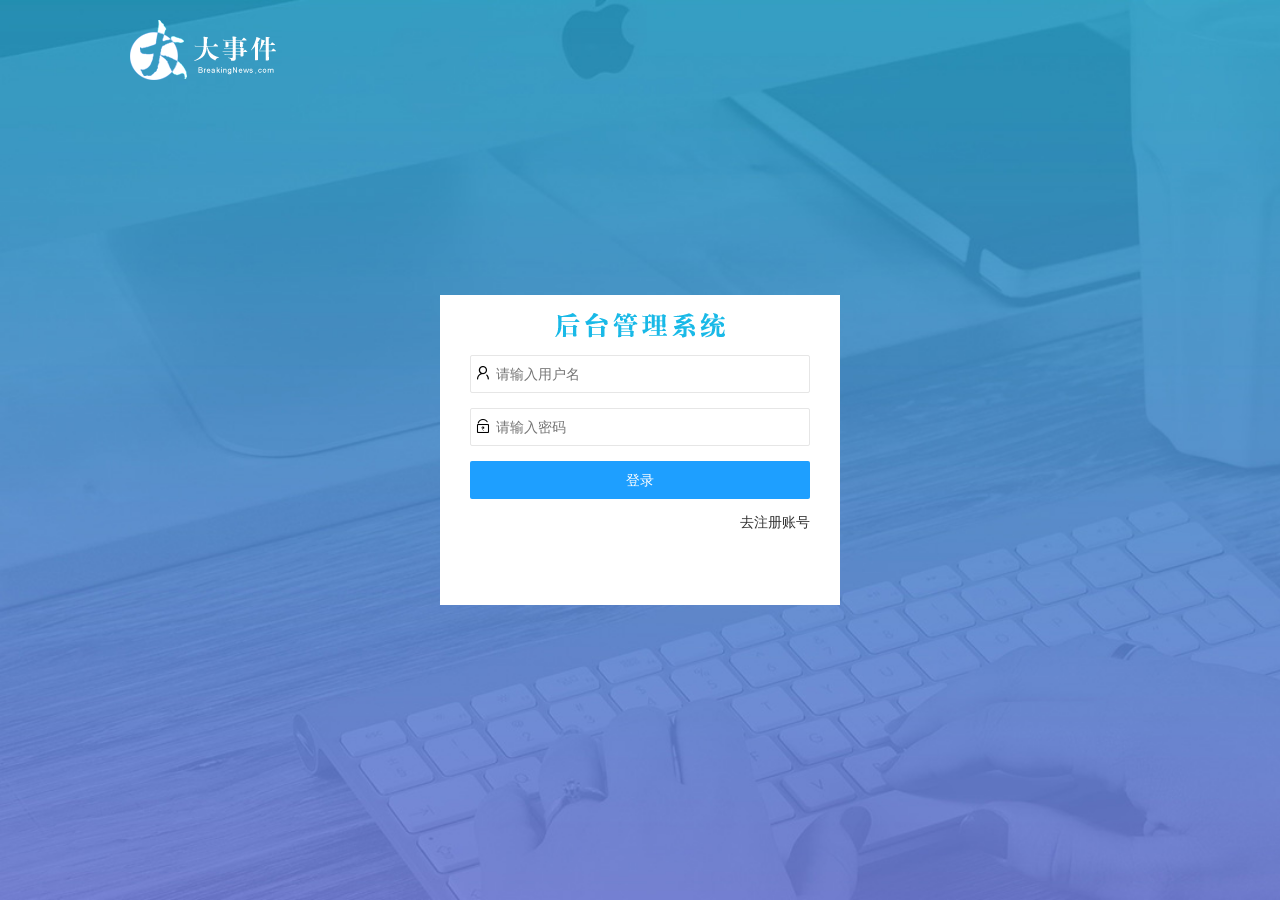
<file: index.html>
<!DOCTYPE html>
<html>
  <head>
    <meta charset="utf-8" />
    <meta name="viewport" content="width=device-width, initial-scale=1, maximum-scale=1" />
    <title>首页</title>
    <link rel="stylesheet" href="./assets/lib/layui/css/layui.css" />
    <link rel="stylesheet" href="./index/index.css" />
  </head>

  <body class="layui-layout-body">
    <div class="layui-layout layui-layout-admin">
      <!-- 头部区域 -->
      <div class="layui-header">
        <!-- 左侧：图片 -->
        <div class="layui-logo">
          <img src="./assets/images/logo.png" alt="" />
        </div>
        <!-- 右侧：个人菜单 -->
        <ul class="layui-nav layui-layout-right">
          <li class="layui-nav-item">
            <a href="javascript:;" class="userinfo">
              <span class="avatar">L</span>
              <img src="http://t.cn/RCzsdCq" class="layui-nav-img" /> 个人中心
            </a>

            <dl class="layui-nav-child">
              <dd><a href="">基本资料</a></dd>
              <dd><a href="">更换头像</a></dd>
              <dd><a href="">重置密码</a></dd>
            </dl>
          </li>

          <li class="layui-nav-item">
            <a href="javascript:;" id="logout"> <i class="layui-icon layui-icon-logout"></i>退出 </a>
          </li>
        </ul>
      </div>

      <div class="layui-side layui-bg-black">
        <div class="layui-side-scroll">
          <!-- 左侧：顶部欢迎词 -->
          <div class="userinfo">
            <span class="avatar"></span>
            <img src="http://t.cn/RCzsdCq" class="layui-nav-img" /> 欢迎你
            <span class="username"></span>
          </div>

          <!-- 左侧：导航区-->
          <ul class="layui-nav layui-nav-tree" lay-filter="test" lay-shrink="all">
            <!-- ***************************************************首页 -->
            <li class="layui-nav-item layui-this">
              <a href="./home/home.html" target="fm"> <i class="layui-icon layui-icon-home"></i>可视数据 </a>
            </li>

            <!-- ***************************************************文章管理 -->
            <li class="layui-nav-item">
              <a class="" href="javascript:;"> <i class="layui-icon layui-icon-form"></i>文章管理 </a>

              <dl class="layui-nav-child">
                <dd>
                  <a href="./article/category/category.html" target="fm"> <i class="layui-icon layui-icon-app"></i>类别管理 </a>
                </dd>

                <dd id="wz_list">
                  <a href="./article/list/list.html" target="fm"> <i class="layui-icon layui-icon-app"></i>文章列表 </a>
                </dd>

                <dd>
                  <a href="./article/publisher/publisher.html" target="fm"> <i class="layui-icon layui-icon-app"></i>发表文章 </a>
                </dd>
              </dl>
            </li>

            <!-- *****************************************************个人中心 -->
            <li class="layui-nav-item">
              <a href="javascript:;"> <i class="layui-icon layui-icon-user"></i>个人中心 </a>

              <dl class="layui-nav-child">
                <dd>
                  <a href="./user/userInfo/userInfo.html" target="fm"> <i class="layui-icon layui-icon-app"></i>基本资料 </a>
                </dd>

                <dd>
                  <a href="./user/userpwd/userpwd.html" target="fm"> <i class="layui-icon layui-icon-app"></i>重置密码 </a>
                </dd>

                <dd>
                  <a href="./user/useravatar/useravatar.html" target="fm"> <i class="layui-icon layui-icon-app"></i>更换头像 </a>
                </dd>
              </dl>
            </li>
          </ul>
        </div>
      </div>

      <div class="layui-body">
        <!-- 内容主体区域 -->
        <!-- <div style="padding: 15px;">内容主体区域</div> -->
        <iframe src="./home/home.html" name="fm" frameborder="0"></iframe>
      </div>

      <div class="layui-footer">
        <!-- 底部固定区域 -->
        © layui.com - 底部固定区域
      </div>
    </div>
  </body>
  <script src="./assets/lib/layui/layui.all.js"></script>
  <script src="./assets/lib/jquery.js"></script>
  <script src="./common.js"></script>
  <script src="./index/index.js"></script>
</html>
</file>
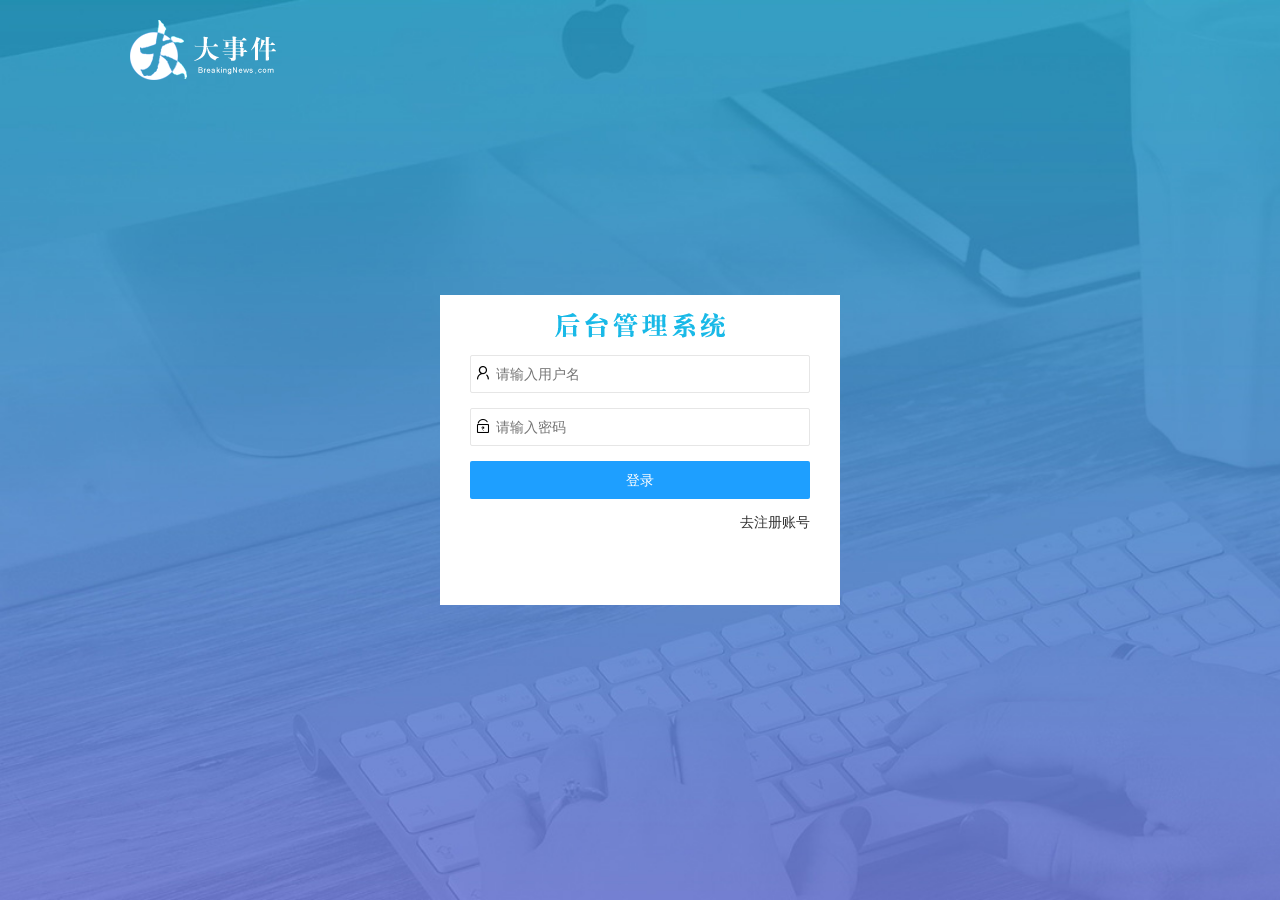
<file: login.html>
<!DOCTYPE html>
<html lang="en">
  <head>
    <meta charset="UTF-8" />
    <meta name="viewport" content="width=device-width, initial-scale=1.0" />
    <title>login登录页</title>
    <!-- 无论是css还是js，都需要先加载别人的css和js，最后加载自己的css和自己的js -->

    <!-- 加载css文件 -->
    <link rel="stylesheet" href="./assets/lib/layui/css/layui.css" />
    <link rel="stylesheet" href="./login/login.css" />
  </head>

  <body>
    <!-- logo -->
    <div id="logo">
      <img src="./assets/images/logo.png" />
    </div>

    <!-- 登录的盒子 start -->
    <div id="login">
      <!-- 盒子的标题 -->
      <div class="title"></div>
      <!-- 登录的表单 -->
      <form action="" class="layui-form">
        <!-- 第一行：用户名 -->
        <div class="layui-form-item">
          <i class="layui-icon layui-icon-username"></i>
          <input type="text" name="username" required lay-verify="required" placeholder="请输入用户名" autocomplete="off" class="layui-input" />
        </div>
        <!-- 第二行：密码 -->
        <div class="layui-form-item">
          <i class="layui-icon layui-icon-password"></i>
          <input type="password" name="password" required lay-verify="required" placeholder="请输入密码" autocomplete="off" class="layui-input" />
        </div>
        <!-- 第三行：按钮 -->
        <div class="layui-form-item">
          <button class="layui-btn layui-btn-fluid layui-bg-blue" lay-submit lay-filter="formDemo">登录</button>
        </div>
        <!-- 第四行：去注册账号 -->
        <div class="layui-form-item">
          <a href="javascript:;" id="goto-register">去注册账号</a>
        </div>
      </form>
    </div>

    <!-- 注册的盒子 start -->
    <div id="register">
      <!-- 盒子的标题 -->
      <div class="title"></div>

      <form action="" class="layui-form">
        <!-- 第一行：用户名 -->
        <div class="layui-form-item">
          <i class="layui-icon layui-icon-username"></i>
          <input type="text" name="username" required lay-verify="required" placeholder="请输入用户名" autocomplete="off" class="layui-input" />
        </div>

        <!-- 第二行：密码 -->
        <div class="layui-form-item">
          <i class="layui-icon layui-icon-password"></i>
          <input type="password" name="password" required lay-verify="required|changdu" placeholder="请输入密码" autocomplete="off" class="layui-input pwd" />
        </div>

        <!-- 第三行：重复密码 -->
        <div class="layui-form-item">
          <i class="layui-icon layui-icon-password"></i>
          <input type="password" required lay-verify="required|changdu|same" placeholder="请再次输入密码" autocomplete="off" class="layui-input" />
        </div>

        <!-- 第四行：按钮 -->
        <div class="layui-form-item">
          <button class="layui-btn layui-btn-fluid layui-bg-blue" lay-submit lay-filter="formDemo">注册</button>
        </div>
        <!-- 第五行：有账号，去登录 -->
        <div class="layui-form-item">
          <a href="javascript:;" id="goto-login">已有账号，去登录</a>
        </div>
      </form>
    </div>
  </body>

  <!-- 加载js文件 -->
  <script src="./assets/lib/jquery.js"></script>
  <script src="./assets/lib/layui/layui.all.js"></script>
  <script src="./common.js"></script>
  <script src="./login/login.js"></script>
</html>
</file>
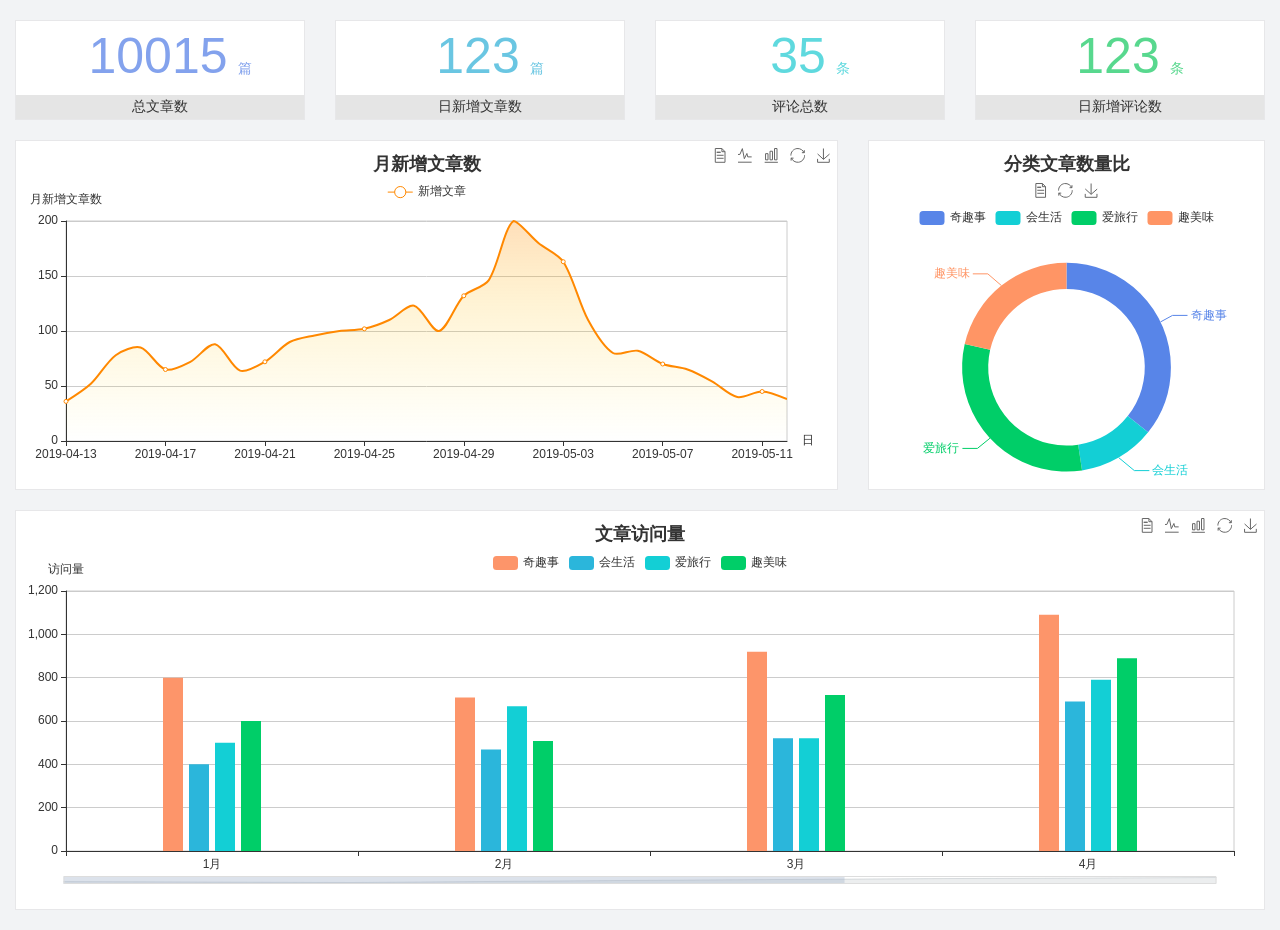
<file: home/home.html>
<!DOCTYPE html>
<html lang="en">

<head>
  <meta charset="UTF-8">
  <meta name="viewport" content="width=device-width, initial-scale=1.0">
  <meta http-equiv="X-UA-Compatible" content="ie=edge">
  <title>图表统计</title>
  <link rel="stylesheet" href="../assets/lib/bootstrap.css" />
  <link rel="stylesheet" href="./home.css" />
  <script src="../assets/lib/jquery.js"></script>
  <script type="text/javascript" src="../assets/lib/echarts.min.js"></script>
</head>

<body>
  <div class="container-fluid">
    <div class="row spannel_list">
      <div class="col-sm-3 col-xs-6">
        <div class="spannel">
          <em>10015</em><span>篇</span>
          <b>总文章数</b>
        </div>
      </div>
      <div class="col-sm-3 col-xs-6">
        <div class="spannel scolor01">
          <em>123</em><span>篇</span>
          <b>日新增文章数</b>
        </div>
      </div>
      <div class="col-sm-3 col-xs-6">
        <div class="spannel scolor02">
          <em>35</em><span>条</span>
          <b>评论总数</b>
        </div>
      </div>
      <div class="col-sm-3 col-xs-6">
        <div class="spannel scolor03">
          <em>123</em><span>条</span>
          <b>日新增评论数</b>
        </div>
      </div>
    </div>
  </div>

  <div class="container-fluid">
    <div class="row curve-pie">
      <div class="col-lg-8 col-md-8">
        <div class="gragh_pannel" id="curve_show"></div>
      </div>
      <div class="col-lg-4 col-md-4">
        <div class="gragh_pannel" id="pie_show"></div>
      </div>
    </div>
  </div>

  <div class="container-fluid">
    <div class="column_pannel" id="column_show"></div>
  </div>

</body>
<script src="./home.js"></script>

</html>
</file>
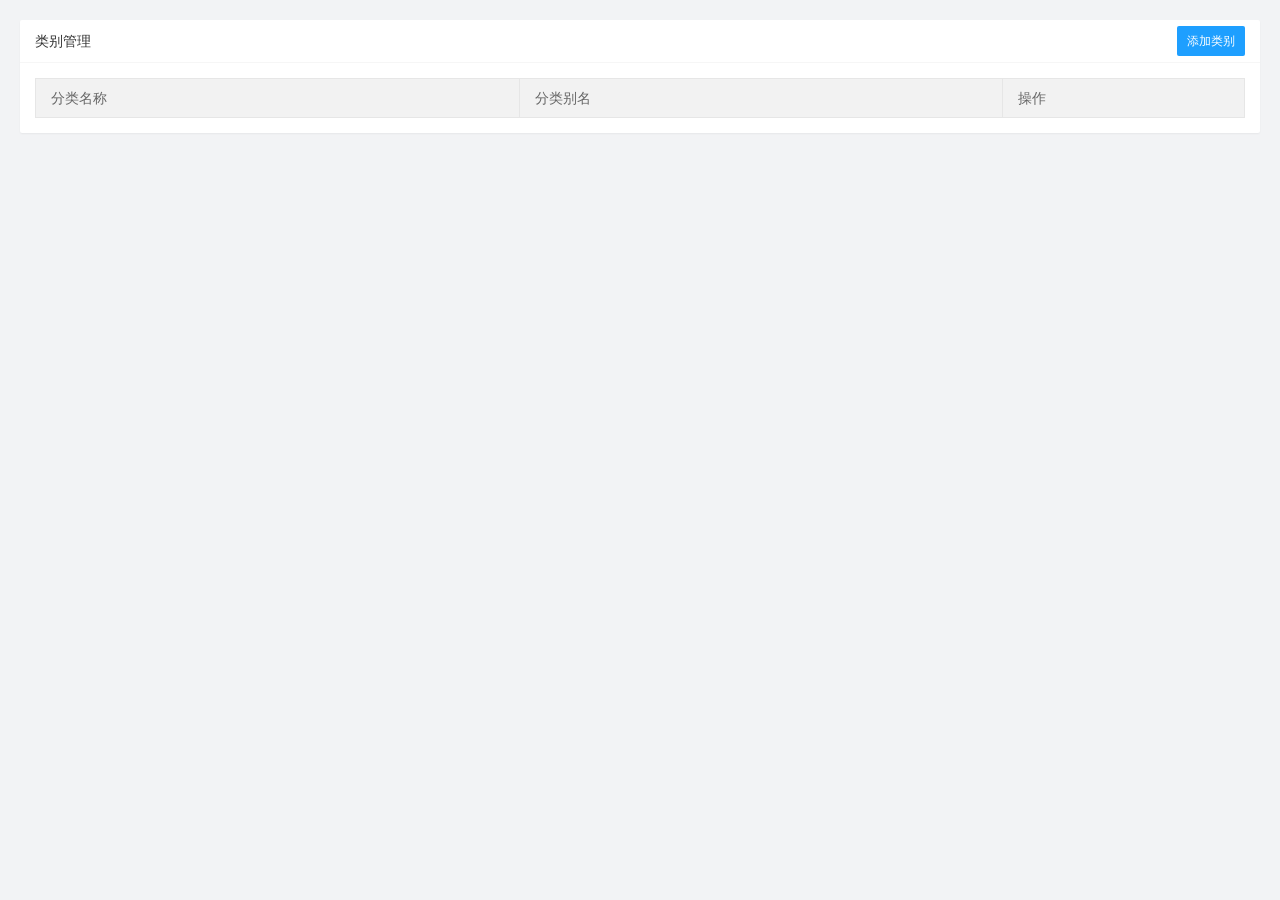
<file: article/category/category.html>
<!DOCTYPE html>
<html lang="en">
  <head>
    <meta charset="UTF-8" />
    <meta name="viewport" content="width=device-width, initial-scale=1.0" />
    <title>文章类别管理</title>
    <link rel="stylesheet" href="../../assets/lib/layui/css/layui.css" />
    <link rel="stylesheet" href="./category.css" />
  </head>

  <body>
    <div class="layui-card">
      <div class="layui-card-header">
        类别管理
        <button type="button" class="layui-btn layui-btn-normal layui-btn-sm add">添加类别</button>
      </div>

      <div class="layui-card-body">
        <table class="layui-table">
          <!-- 规定列宽 -->
          <colgroup>
            <col width="40%" />
            <col width="40%" />
            <col />
          </colgroup>

          <thead>
            <tr>
              <th>分类名称</th>
              <th>分类别名</th>
              <th>操作</th>
            </tr>
          </thead>

          <tbody></tbody>
        </table>
      </div>
    </div>
    <script src="../../assets/lib/jquery.js"></script>
    <script src="../../assets/lib/layui/layui.all.js"></script>
    <script src="../../common.js"></script>
    <script src="./category.js"></script>
  </body>
</html>
</file>
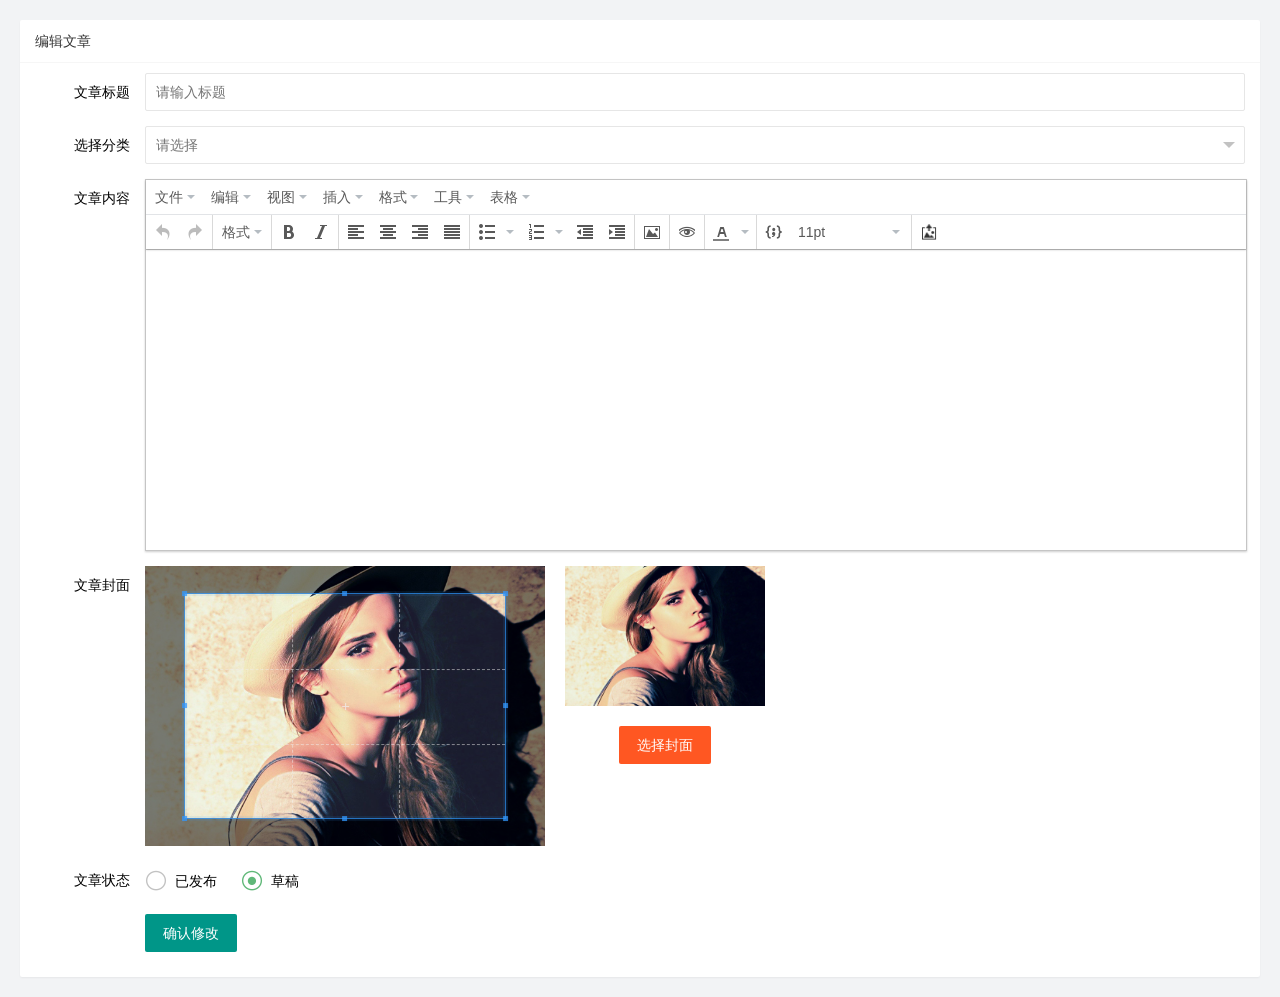
<file: article/edit/edit.html>
<!DOCTYPE html>
<html lang="en">

<head>
  <meta charset="UTF-8">
  <meta name="viewport" content="width=device-width, initial-scale=1.0">
  <title>编辑文章</title>
  <link rel="stylesheet" href="../../assets/lib/layui/css/layui.css">
  <link rel="stylesheet" href="../../assets/lib/cropper/cropper.css" />
  <link rel="stylesheet" href="./edit.css">
</head>

<body>

  <div class="layui-card">
    <div class="layui-card-header">编辑文章</div>
    <div class="layui-card-body">
      <form class="layui-form" action="" lay-filter="edit">


        <!-- 第一项：标题 -->
        <div class="layui-form-item">
          <label class="layui-form-label">文章标题</label>
          <div class="layui-input-block">
            <input type="text" name="title" required lay-verify="required" placeholder="请输入标题" autocomplete="off" class="layui-input">
          </div>
        </div>



        <!-- 第二项：选择分类 -->
        <div class="layui-form-item">
          <label class="layui-form-label">选择分类</label>
          <div class="layui-input-block">
            <select name="cate_id" lay-verify="required">
                
            </select>
          </div>
        </div>



        <!-- 第三项：内容 -->
        <div class="layui-form-item layui-form-text">
          <label class="layui-form-label">文章内容</label>
          <div class="layui-input-block">
            <textarea name="content" placeholder="请输入内容" class="layui-textarea">
              
            </textarea>
          </div>
        </div>



        <!-- 第四项：封面图片 -->
        <div class="layui-form-item">
          <!-- 左侧的 label -->
          <label class="layui-form-label">文章封面</label>
          <!-- 选择封面区域 -->
          <div class="layui-input-block cover-box">
            <!-- 左侧裁剪区域 -->
            <div class="cover-left">
              <img id="image" src="../../assets/images/sample2.jpg" alt="" />
            </div>
            <!-- 右侧预览区域和选择封面区域 -->
            <div class="cover-right">
              <!-- 预览的区域 -->
              <div class="img-preview"></div>
              <input type="file" id="file" style="display: none;">
              <!-- 选择封面按钮 -->
              <button type="button" class="layui-btn layui-btn-danger">选择封面</button>
            </div>
          </div>
        </div>



        <!-- 第五项：状态 -->
        <div class="layui-form-item">
          <label class="layui-form-label">文章状态</label>
          <div class="layui-input-block">
            <input type="radio" name="state" value="已发布" title="已发布">
            <input type="radio" name="state" value="草稿" title="草稿" checked>
          </div>
        </div>


        <!-- 第六项：按钮 -->
        <div class="layui-form-item">
          <div class="layui-input-block">

            <button class="layui-btn" lay-submit lay-filter="formDemo">确认修改</button>
          </div>
        </div>




      </form>
    </div>
  </div>



</body>
<script src="../../assets/lib/layui/layui.all.js"></script>
<script src="../../assets/lib/jquery.js"></script>

<script src="../../assets/lib/tinymce/tinymce.min.js"></script>
<script src="../../assets/lib/tinymce/tinymce_setup.js"></script>

<script src="../../assets/lib/cropper/Cropper.js"></script>
<script src="../../assets/lib/cropper/jquery-cropper.js"></script>

<script src="../../common.js"></script>
<script src="./edit.js"></script>

</html>
</file>
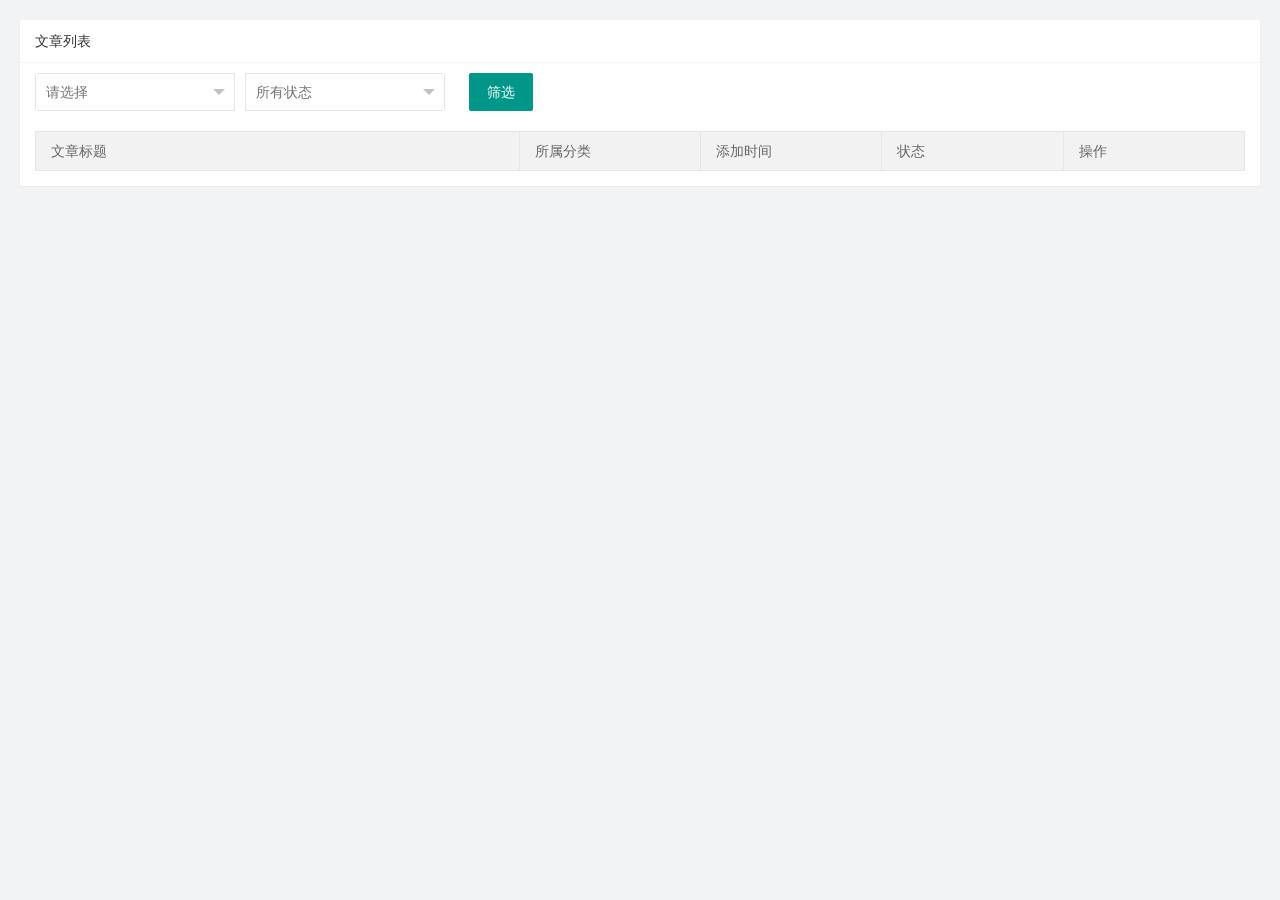
<file: article/list/list.html>
<!DOCTYPE html>
<html lang="en">

<head>
  <meta charset="UTF-8">
  <meta name="viewport" content="width=device-width, initial-scale=1.0">
  <title>文章列表</title>
  <link rel="stylesheet" href="../../assets/lib/layui/css/layui.css">
  <link rel="stylesheet" href="./list.css">
</head>

<body>

  <div class="layui-card">
    <div class="layui-card-header">文章列表</div>
    <div class="layui-card-body">
      <!-- **************************************表单搜索区 -->
      <form action="" class="layui-form search">
        <div class="layui-form-item">
          <div class="layui-inline">
            <div class="layui-input-inline" style="width: 200px;">
              <select name="category" lay-verify="">
                                
              </select>
            </div>

            <div class="layui-input-inline" style="width: 200px;">
              <select name="state" lay-verify="">
                <option value="">所有状态</option>
                <option value="已发布">已发布</option>
                <option value="草稿">草稿</option>
              </select>
            </div>


          </div>

          <div class="layui-inline">
            <div class="layui-input-inline" style="width: 100px;">
              <button class="layui-btn" lay-submit lay-filter="formDemo">筛选</button>
            </div>
          </div>

        </div>
      </form>


      <!-- ***************************************表格区 start -->
      <table class="layui-table">
        <colgroup>
          <col width="40%">
          <col width="15%">
          <col width="15%">
          <col width="15%">
          <col>
        </colgroup>
        <thead>
          <tr>
            <th>文章标题</th>
            <th>所属分类</th>
            <th>添加时间</th>
            <th>状态</th>
            <th>操作</th>
          </tr>
        </thead>
        <tbody>

        </tbody>
      </table>


      <!-- ***************************************分页区 start -->
      <!-- 分页器的id值 和elem一致 -->
      <div id="page"></div>   

        
        
    </div>
  </div>


  <script src="../../assets/lib/layui/layui.all.js"></script>
  <script src="../../assets/lib/jquery.js"></script>
  <script src="../../common.js"></script>
  <script src="./list.js"></script>
</body>

</html>
</file>
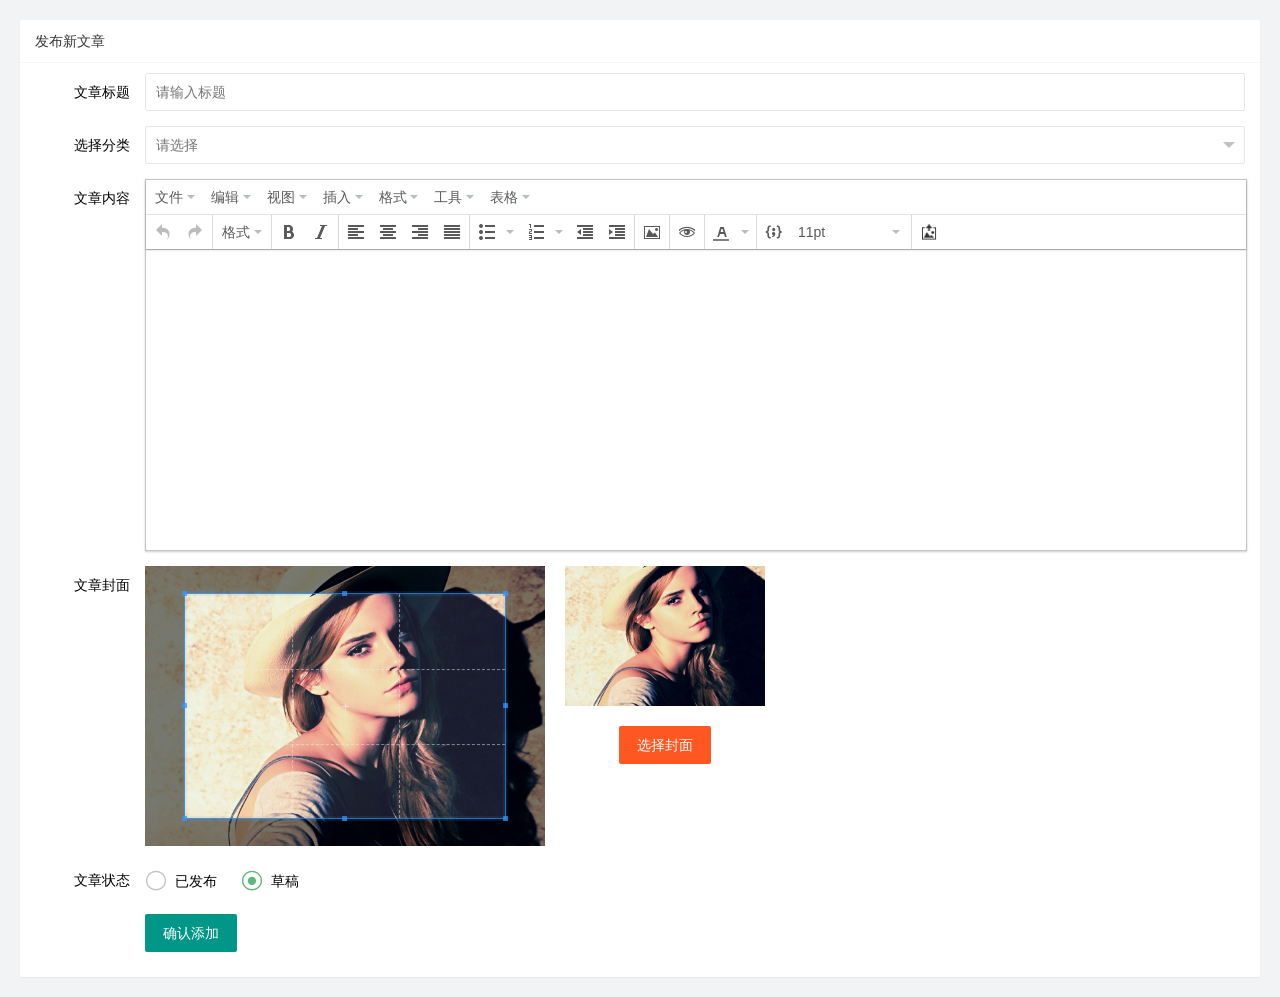
<file: article/publisher/publisher.html>
<!DOCTYPE html>
<html lang="en">

<head>
  <meta charset="UTF-8">
  <meta name="viewport" content="width=device-width, initial-scale=1.0">
  <title>发表文章</title>
  <link rel="stylesheet" href="../../assets/lib/layui/css/layui.css">
  <link rel="stylesheet" href="../../assets/lib/cropper/cropper.css" />
  <link rel="stylesheet" href="./publisher.css">
</head>

<body>

  <div class="layui-card">
    <div class="layui-card-header">发布新文章</div>
    <div class="layui-card-body">
      <form class="layui-form" action="">
        <!-- 第一项：标题 -->
        <div class="layui-form-item">
          <label class="layui-form-label">文章标题</label>
          <div class="layui-input-block">
            <input type="text" name="title" required lay-verify="required" placeholder="请输入标题" autocomplete="off" class="layui-input">
          </div>
        </div>


        <!-- 第二项：选择分类 -->
        <div class="layui-form-item">
          <label class="layui-form-label">选择分类</label>
          <div class="layui-input-block">
            <select name="cate_id" lay-verify="required">
              
            </select>
          </div>
        </div>


        <!-- 第三项：内容 -->
        <div class="layui-form-item layui-form-text">
          <label class="layui-form-label">文章内容</label>
          <div class="layui-input-block">
            <textarea name="content" placeholder="请输入内容" class="layui-textarea"></textarea>
          </div>
        </div>



        <!-- 第四项：封面图片 -->
        <div class="layui-form-item">
          <!-- 左侧的 label -->
          <label class="layui-form-label">文章封面</label>
          <!-- 选择封面区域 -->
          <div class="layui-input-block cover-box">
            <!-- 左侧裁剪区域 -->
            <div class="cover-left">
              <img id="image" src="../../assets/images/sample2.jpg" alt="" />
            </div>
            <!-- 右侧预览区域和选择封面区域 -->
            <div class="cover-right">
              <!-- 预览的区域 -->
              <div class="img-preview"></div>
              <input type="file" id="file" style="display: none;">
              <!-- 选择封面按钮 -->
              <button type="button" class="layui-btn layui-btn-danger select">选择封面</button>
            </div>
          </div>
        </div>


        <!-- 第五项：状态 -->
        <div class="layui-form-item">
          <label class="layui-form-label">文章状态</label>
          <div class="layui-input-block">
            <input type="radio" name="state" value="已发布" title="已发布">
            <input type="radio" name="state" value="草稿" title="草稿" checked>
          </div>
        </div>



        <!-- 第六项：按钮 -->
        <div class="layui-form-item">
          <div class="layui-input-block">
            <button class="layui-btn" lay-submit lay-filter="formDemo">确认添加</button>
          </div>
        </div>



      </form>
    </div>
  </div>


</body>
<!-- jq  layui -->
<script src="../../assets/lib/layui/layui.all.js"></script>
<script src="../../assets/lib/jquery.js"></script>
<!-- 富文本编辑器插件 -->
<script src="../../assets/lib/tinymce/tinymce.min.js"></script>
<!-- 初始化的富文本，应该放在自己的JS里面 但是提前封装，直接调用-->
<script src="../../assets/lib/tinymce/tinymce_setup.js"></script>
<!-- 裁剪 -->
<script src="../../assets/lib/cropper/Cropper.js"></script>
<script src="../../assets/lib/cropper/jquery-cropper.js"></script>
<!-- common -->
<script src="../../common.js"></script>
<script src="./publisher.js"></script>


</html>
</file>
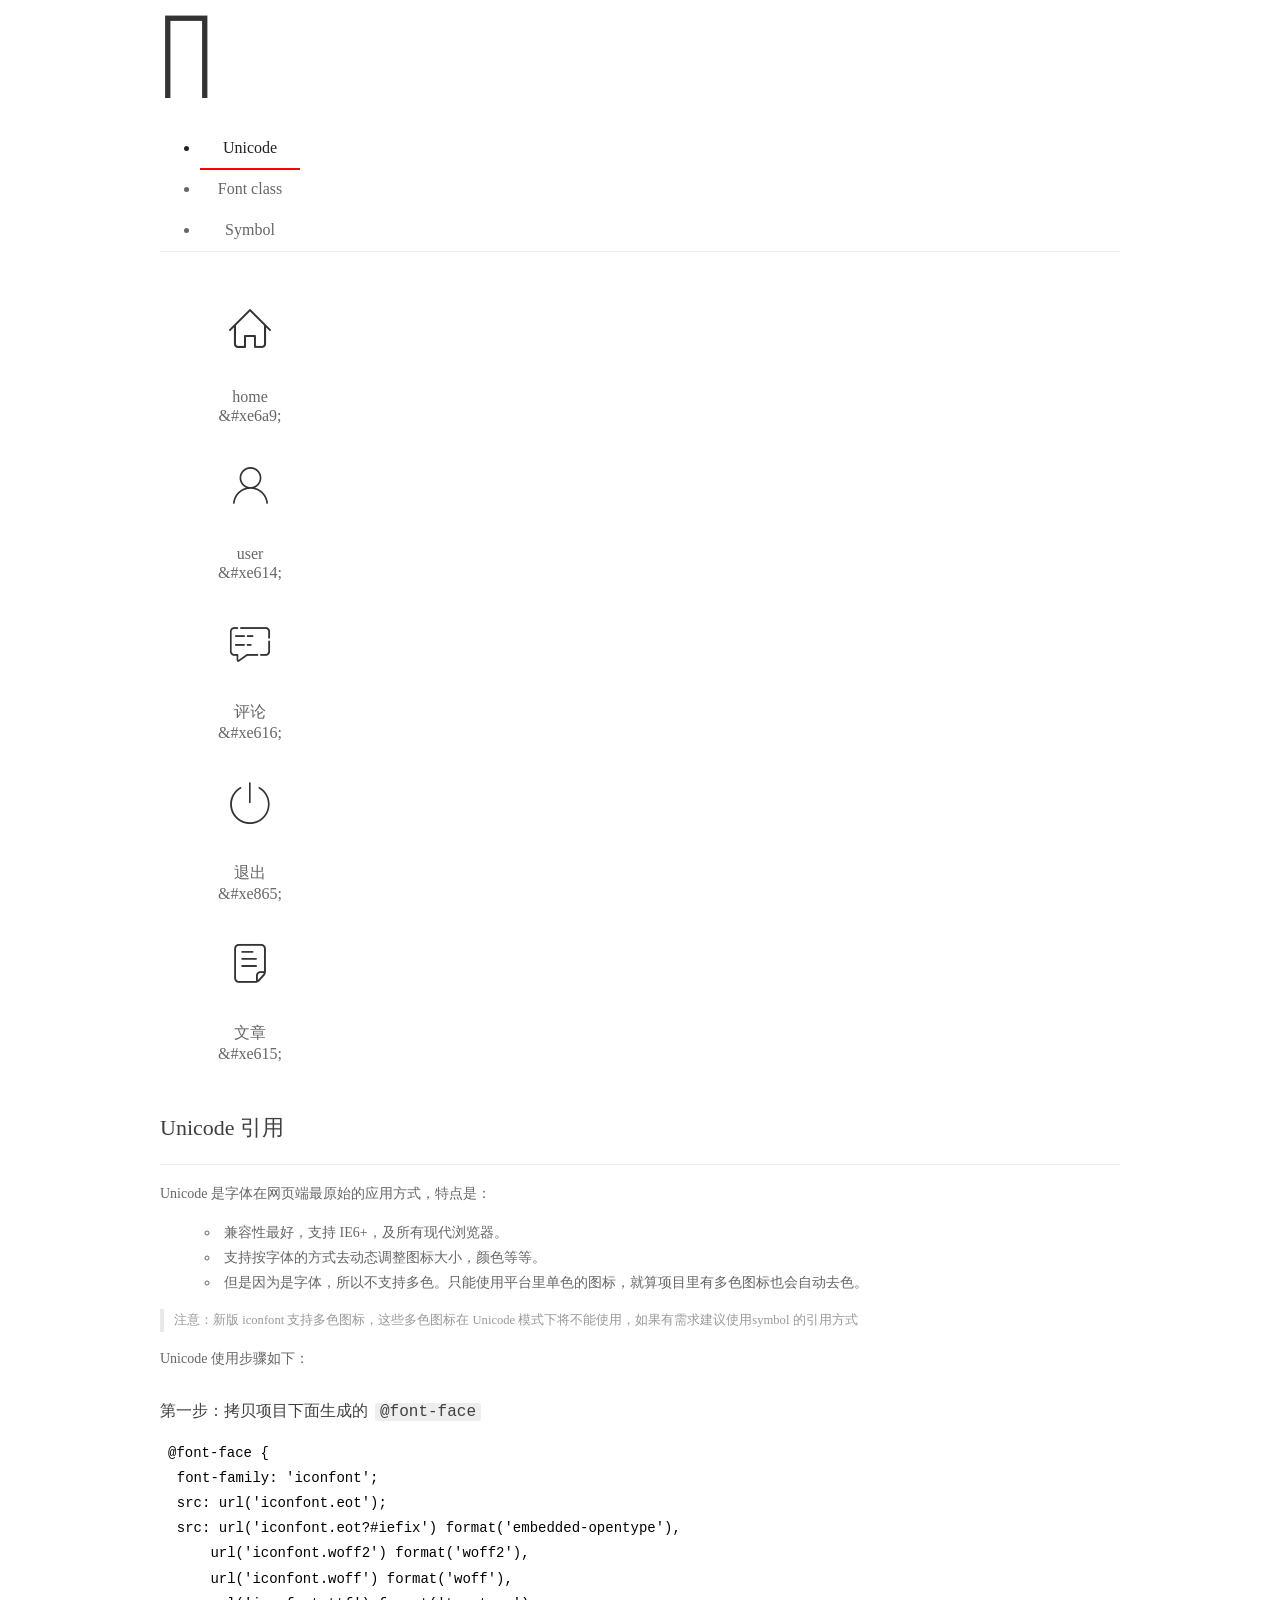
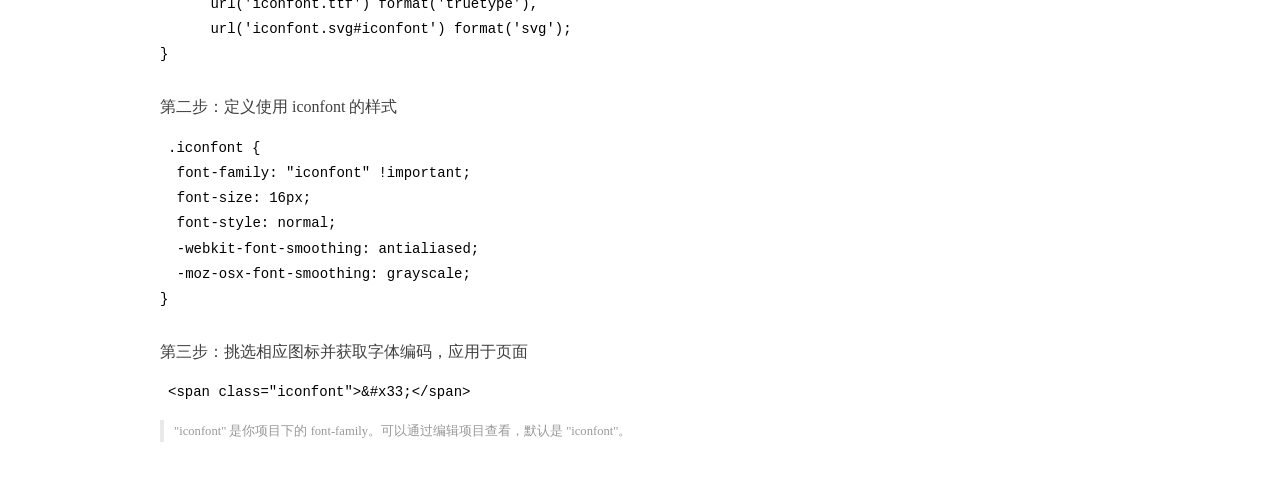
<file: assets/fonts/demo_index.html>
<!DOCTYPE html>
<html>
<head>
  <meta charset="utf-8"/>
  <title>IconFont Demo</title>
  <link rel="shortcut icon" href="https://gtms04.alicdn.com/tps/i4/TB1_oz6GVXXXXaFXpXXJDFnIXXX-64-64.ico" type="image/x-icon"/>
  <link rel="stylesheet" href="https://g.alicdn.com/thx/cube/1.3.2/cube.min.css">
  <link rel="stylesheet" href="demo.css">
  <link rel="stylesheet" href="iconfont.css">
  <script src="iconfont.js"></script>
  <!-- jQuery -->
  <script src="https://a1.alicdn.com/oss/uploads/2018/12/26/7bfddb60-08e8-11e9-9b04-53e73bb6408b.js"></script>
  <!-- 代码高亮 -->
  <script src="https://a1.alicdn.com/oss/uploads/2018/12/26/a3f714d0-08e6-11e9-8a15-ebf944d7534c.js"></script>
</head>
<body>
  <div class="main">
    <h1 class="logo"><a href="https://www.iconfont.cn/" title="iconfont 首页" target="_blank">&#xe86b;</a></h1>
    <div class="nav-tabs">
      <ul id="tabs" class="dib-box">
        <li class="dib active"><span>Unicode</span></li>
        <li class="dib"><span>Font class</span></li>
        <li class="dib"><span>Symbol</span></li>
      </ul>
      
    </div>
    <div class="tab-container">
      <div class="content unicode" style="display: block;">
          <ul class="icon_lists dib-box">
          
            <li class="dib">
              <span class="icon iconfont">&#xe6a9;</span>
                <div class="name">home</div>
                <div class="code-name">&amp;#xe6a9;</div>
              </li>
          
            <li class="dib">
              <span class="icon iconfont">&#xe614;</span>
                <div class="name">user</div>
                <div class="code-name">&amp;#xe614;</div>
              </li>
          
            <li class="dib">
              <span class="icon iconfont">&#xe616;</span>
                <div class="name">评论</div>
                <div class="code-name">&amp;#xe616;</div>
              </li>
          
            <li class="dib">
              <span class="icon iconfont">&#xe865;</span>
                <div class="name">退出</div>
                <div class="code-name">&amp;#xe865;</div>
              </li>
          
            <li class="dib">
              <span class="icon iconfont">&#xe615;</span>
                <div class="name">文章</div>
                <div class="code-name">&amp;#xe615;</div>
              </li>
          
          </ul>
          <div class="article markdown">
          <h2 id="unicode-">Unicode 引用</h2>
          <hr>

          <p>Unicode 是字体在网页端最原始的应用方式，特点是：</p>
          <ul>
            <li>兼容性最好，支持 IE6+，及所有现代浏览器。</li>
            <li>支持按字体的方式去动态调整图标大小，颜色等等。</li>
            <li>但是因为是字体，所以不支持多色。只能使用平台里单色的图标，就算项目里有多色图标也会自动去色。</li>
          </ul>
          <blockquote>
            <p>注意：新版 iconfont 支持多色图标，这些多色图标在 Unicode 模式下将不能使用，如果有需求建议使用symbol 的引用方式</p>
          </blockquote>
          <p>Unicode 使用步骤如下：</p>
          <h3 id="-font-face">第一步：拷贝项目下面生成的 <code>@font-face</code></h3>
<pre><code class="language-css"
>@font-face {
  font-family: 'iconfont';
  src: url('iconfont.eot');
  src: url('iconfont.eot?#iefix') format('embedded-opentype'),
      url('iconfont.woff2') format('woff2'),
      url('iconfont.woff') format('woff'),
      url('iconfont.ttf') format('truetype'),
      url('iconfont.svg#iconfont') format('svg');
}
</code></pre>
          <h3 id="-iconfont-">第二步：定义使用 iconfont 的样式</h3>
<pre><code class="language-css"
>.iconfont {
  font-family: "iconfont" !important;
  font-size: 16px;
  font-style: normal;
  -webkit-font-smoothing: antialiased;
  -moz-osx-font-smoothing: grayscale;
}
</code></pre>
          <h3 id="-">第三步：挑选相应图标并获取字体编码，应用于页面</h3>
<pre>
<code class="language-html"
>&lt;span class="iconfont"&gt;&amp;#x33;&lt;/span&gt;
</code></pre>
          <blockquote>
            <p>"iconfont" 是你项目下的 font-family。可以通过编辑项目查看，默认是 "iconfont"。</p>
          </blockquote>
          </div>
      </div>
      <div class="content font-class">
        <ul class="icon_lists dib-box">
          
          <li class="dib">
            <span class="icon iconfont icon-home"></span>
            <div class="name">
              home
            </div>
            <div class="code-name">.icon-home
            </div>
          </li>
          
          <li class="dib">
            <span class="icon iconfont icon-user"></span>
            <div class="name">
              user
            </div>
            <div class="code-name">.icon-user
            </div>
          </li>
          
          <li class="dib">
            <span class="icon iconfont icon-pinglun"></span>
            <div class="name">
              评论
            </div>
            <div class="code-name">.icon-pinglun
            </div>
          </li>
          
          <li class="dib">
            <span class="icon iconfont icon-tuichu"></span>
            <div class="name">
              退出
            </div>
            <div class="code-name">.icon-tuichu
            </div>
          </li>
          
          <li class="dib">
            <span class="icon iconfont icon-16"></span>
            <div class="name">
              文章
            </div>
            <div class="code-name">.icon-16
            </div>
          </li>
          
        </ul>
        <div class="article markdown">
        <h2 id="font-class-">font-class 引用</h2>
        <hr>

        <p>font-class 是 Unicode 使用方式的一种变种，主要是解决 Unicode 书写不直观，语意不明确的问题。</p>
        <p>与 Unicode 使用方式相比，具有如下特点：</p>
        <ul>
          <li>兼容性良好，支持 IE8+，及所有现代浏览器。</li>
          <li>相比于 Unicode 语意明确，书写更直观。可以很容易分辨这个 icon 是什么。</li>
          <li>因为使用 class 来定义图标，所以当要替换图标时，只需要修改 class 里面的 Unicode 引用。</li>
          <li>不过因为本质上还是使用的字体，所以多色图标还是不支持的。</li>
        </ul>
        <p>使用步骤如下：</p>
        <h3 id="-fontclass-">第一步：引入项目下面生成的 fontclass 代码：</h3>
<pre><code class="language-html">&lt;link rel="stylesheet" href="./iconfont.css"&gt;
</code></pre>
        <h3 id="-">第二步：挑选相应图标并获取类名，应用于页面：</h3>
<pre><code class="language-html">&lt;span class="iconfont icon-xxx"&gt;&lt;/span&gt;
</code></pre>
        <blockquote>
          <p>"
            iconfont" 是你项目下的 font-family。可以通过编辑项目查看，默认是 "iconfont"。</p>
        </blockquote>
      </div>
      </div>
      <div class="content symbol">
          <ul class="icon_lists dib-box">
          
            <li class="dib">
                <svg class="icon svg-icon" aria-hidden="true">
                  <use xlink:href="#icon-home"></use>
                </svg>
                <div class="name">home</div>
                <div class="code-name">#icon-home</div>
            </li>
          
            <li class="dib">
                <svg class="icon svg-icon" aria-hidden="true">
                  <use xlink:href="#icon-user"></use>
                </svg>
                <div class="name">user</div>
                <div class="code-name">#icon-user</div>
            </li>
          
            <li class="dib">
                <svg class="icon svg-icon" aria-hidden="true">
                  <use xlink:href="#icon-pinglun"></use>
                </svg>
                <div class="name">评论</div>
                <div class="code-name">#icon-pinglun</div>
            </li>
          
            <li class="dib">
                <svg class="icon svg-icon" aria-hidden="true">
                  <use xlink:href="#icon-tuichu"></use>
                </svg>
                <div class="name">退出</div>
                <div class="code-name">#icon-tuichu</div>
            </li>
          
            <li class="dib">
                <svg class="icon svg-icon" aria-hidden="true">
                  <use xlink:href="#icon-16"></use>
                </svg>
                <div class="name">文章</div>
                <div class="code-name">#icon-16</div>
            </li>
          
          </ul>
          <div class="article markdown">
          <h2 id="symbol-">Symbol 引用</h2>
          <hr>

          <p>这是一种全新的使用方式，应该说这才是未来的主流，也是平台目前推荐的用法。相关介绍可以参考这篇<a href="">文章</a>
            这种用法其实是做了一个 SVG 的集合，与另外两种相比具有如下特点：</p>
          <ul>
            <li>支持多色图标了，不再受单色限制。</li>
            <li>通过一些技巧，支持像字体那样，通过 <code>font-size</code>, <code>color</code> 来调整样式。</li>
            <li>兼容性较差，支持 IE9+，及现代浏览器。</li>
            <li>浏览器渲染 SVG 的性能一般，还不如 png。</li>
          </ul>
          <p>使用步骤如下：</p>
          <h3 id="-symbol-">第一步：引入项目下面生成的 symbol 代码：</h3>
<pre><code class="language-html">&lt;script src="./iconfont.js"&gt;&lt;/script&gt;
</code></pre>
          <h3 id="-css-">第二步：加入通用 CSS 代码（引入一次就行）：</h3>
<pre><code class="language-html">&lt;style&gt;
.icon {
  width: 1em;
  height: 1em;
  vertical-align: -0.15em;
  fill: currentColor;
  overflow: hidden;
}
&lt;/style&gt;
</code></pre>
          <h3 id="-">第三步：挑选相应图标并获取类名，应用于页面：</h3>
<pre><code class="language-html">&lt;svg class="icon" aria-hidden="true"&gt;
  &lt;use xlink:href="#icon-xxx"&gt;&lt;/use&gt;
&lt;/svg&gt;
</code></pre>
          </div>
      </div>

    </div>
  </div>
  <script>
  $(document).ready(function () {
      $('.tab-container .content:first').show()

      $('#tabs li').click(function (e) {
        var tabContent = $('.tab-container .content')
        var index = $(this).index()

        if ($(this).hasClass('active')) {
          return
        } else {
          $('#tabs li').removeClass('active')
          $(this).addClass('active')

          tabContent.hide().eq(index).fadeIn()
        }
      })
    })
  </script>
</body>
</html>
</file>
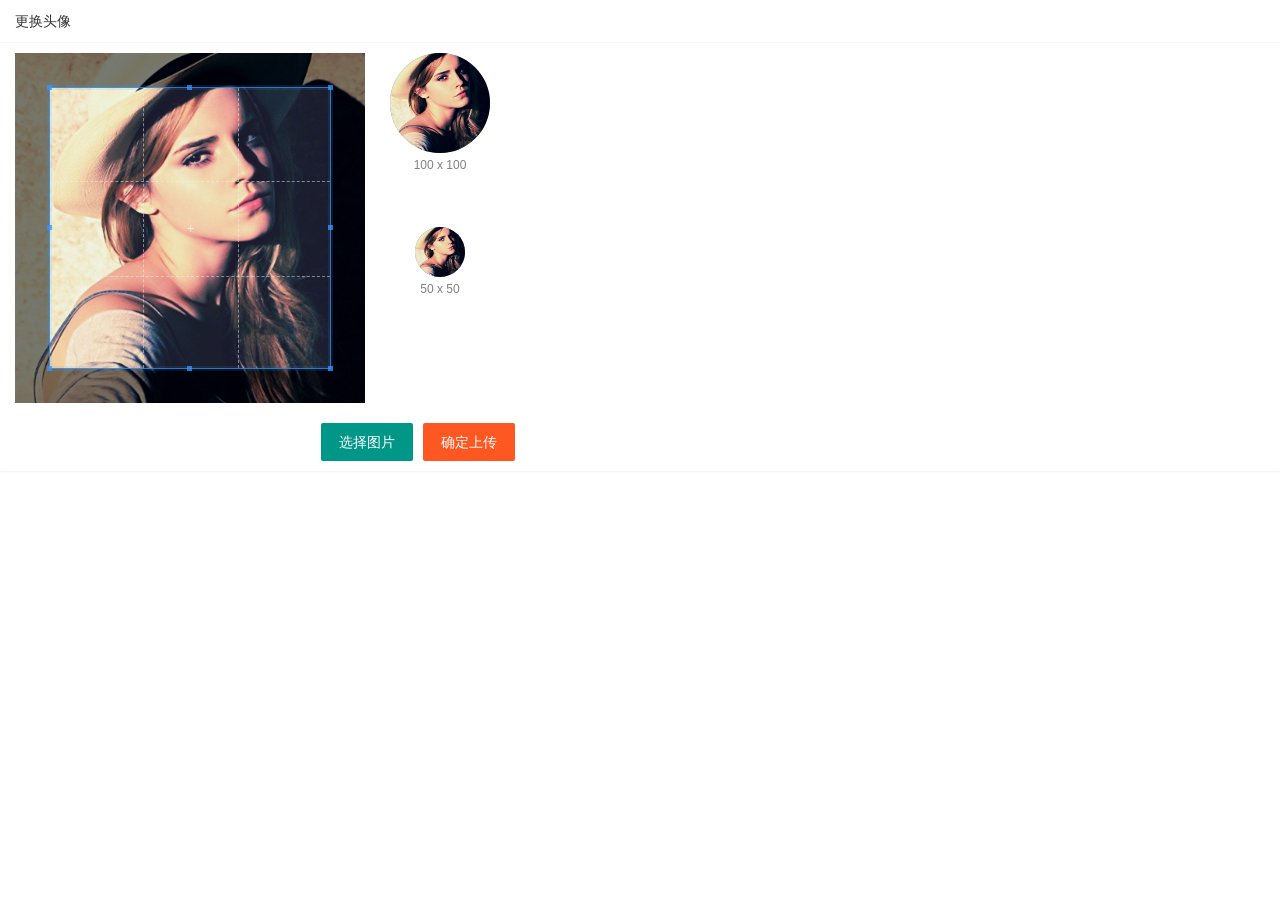
<file: user/useravatar/useravatar.html>
<!DOCTYPE html>
<html lang="en">

<head>
  <meta charset="UTF-8">
  <meta name="viewport" content="width=device-width, initial-scale=1.0">
  <title>用户头像</title>
  <link rel="stylesheet" href="../../assets/lib/layui/css/layui.css">
  <link rel="stylesheet" href="../../assets/lib/cropper/cropper.css">
  <link rel="stylesheet" href="./useravatar.css">
</head>

<body>

  <div class="layui-card">
    <div class="layui-card-header">更换头像</div>
    <div class="layui-card-body">
      <!-- 第一行的图片裁剪和预览区域 -->
      <div class="row1">
        <!-- 图片裁剪区域 -->
        <div class="cropper-box">
          <!-- 这个 img 标签很重要，将来会把它初始化为裁剪区域 -->
          <img id="image" src="../../assets/images/sample.jpg" />
        </div>
        <!-- 图片的预览区域 -->
        <div class="preview-box">
          <div>
            <!-- 宽高为 100px 的预览区域 -->
            <div class="img-preview w100"></div>
            <p class="size">100 x 100</p>
          </div>
          <div>
            <!-- 宽高为 50px 的预览区域 -->
            <div class="img-preview w50"></div>
            <p class="size">50 x 50</p>
          </div>
        </div>
      </div>

      <!-- 第二行的按钮区域 -->
      <div class="row2">
        <input type="file" id="file" style="display: none;">
        <button type="button" class="layui-btn select">选择图片</button>
        <button type="button" class="layui-btn layui-btn-danger determine">确定上传</button>
      </div>
    </div>
  </div>

  <script src="../../assets/lib/jquery.js"></script>
  <!-- 必须在jQuery之后，按照顺序加载剪裁cropper插件 -->
  <script src="../../assets/lib/cropper/Cropper.js"></script>
  <script src="../../assets/lib/cropper/jquery-cropper.js"></script>
  <!-- Layui -->
  <script src="../../assets/lib/layui/layui.all.js"></script>
  <script src="../../common.js"></script>
  <script src="./useravatar.js"></script>
</body>

</html>
</file>
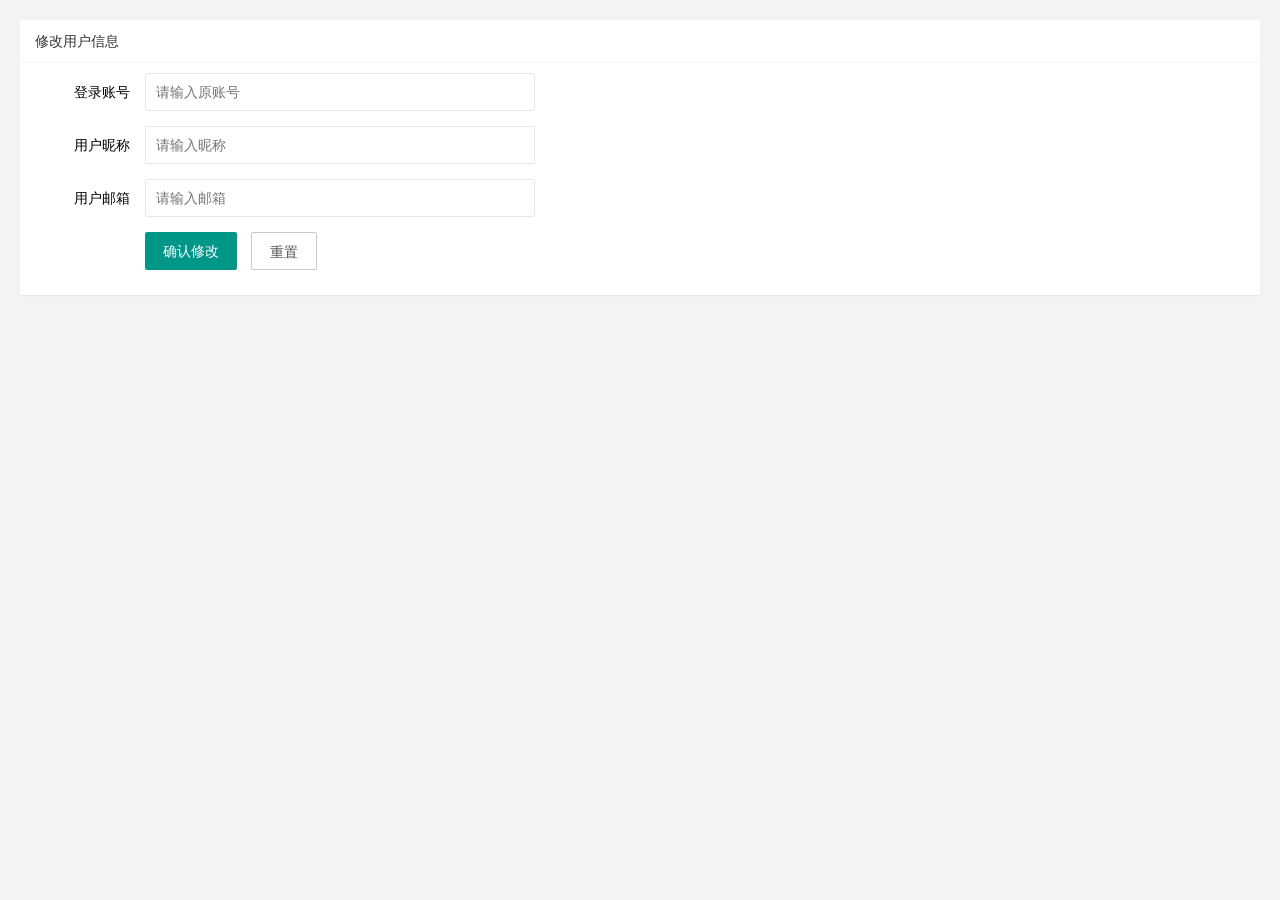
<file: user/userInfo/userInfo.html>
<!DOCTYPE html>
<html lang="en">
  <head>
    <meta charset="UTF-8" />
    <meta name="viewport" content="width=device-width, initial-scale=1.0" />
    <title>Document</title>
    <link rel="stylesheet" href="../../assets/lib/layui/css/layui.css" />
    <link rel="stylesheet" href="./userInfo.css" />
  </head>

  <body>
    <div class="layui-card">
      <div class="layui-card-header">修改用户信息</div>
      <div class="layui-card-body">
        <form class="layui-form" action="" lay-filter="user">
          <!-- 第一行：登录账号 -->
          <div class="layui-form-item">
            <label class="layui-form-label">登录账号</label>
            <div class="layui-input-block">
              <input type="text" name="username" disabled required lay-verify="required" placeholder="请输入原账号" autocomplete="off" class="layui-input" />
            </div>
          </div>

          <!-- 第二行：用户昵称 -->
          <div class="layui-form-item">
            <label class="layui-form-label">用户昵称</label>
            <div class="layui-input-block">
              <input type="text" name="nickname" required lay-verify="required" placeholder="请输入昵称" autocomplete="off" class="layui-input" />
            </div>
          </div>

          <!-- 第三行：用户邮箱 -->
          <div class="layui-form-item">
            <label class="layui-form-label">用户邮箱</label>
            <div class="layui-input-block">
              <input type="text" name="email" required lay-verify="required|email" placeholder="请输入邮箱" autocomplete="off" class="layui-input" />
            </div>
          </div>

          <!-- 第四行: 按钮 -->
          <div class="layui-form-item">
            <div class="layui-input-block">
              <!-- 隐藏域，主要用来保存账号的ID值，接口使用，不显示 -->
              <input type="hidden" name="id" />
              <button class="layui-btn" lay-submit lay-filter="formDemo">确认修改</button>
              <button type="reset" class="layui-btn layui-btn-primary btn-reset">重置</button>
            </div>
          </div>
        </form>
      </div>
    </div>

    <script src="../../assets/lib/jquery.js"></script>
    <script src="../../assets/lib/layui/layui.all.js"></script>
    <script src="../../common.js"></script>
    <script src="./userInfo.js"></script>
  </body>
</html>
</file>
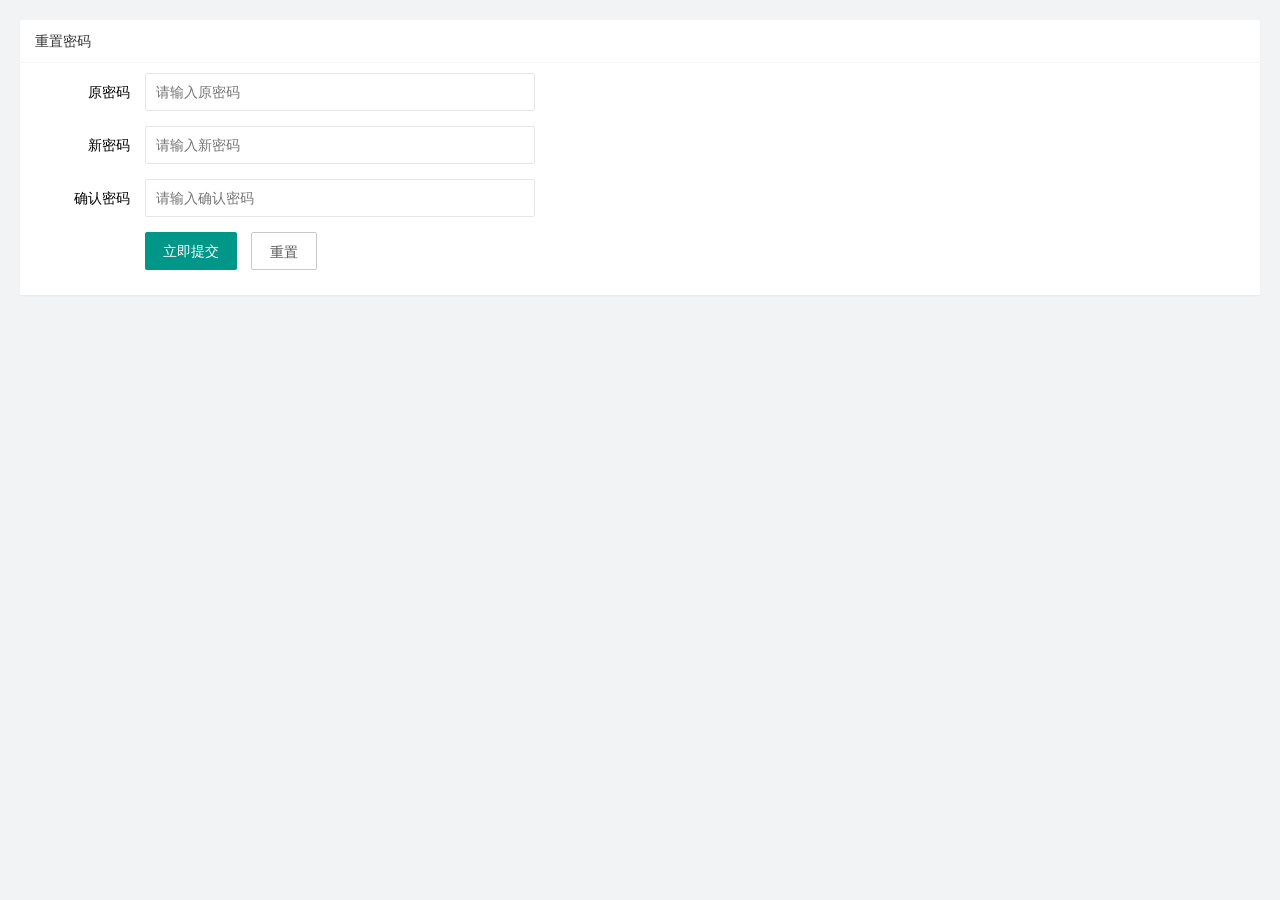
<file: user/userpwd/userpwd.html>
<!DOCTYPE html>
<html lang="en">

<head>
  <meta charset="UTF-8">
  <meta name="viewport" content="width=device-width, initial-scale=1.0">
  <title>Document</title>
  <link rel="stylesheet" href="../../assets/lib/layui/css/layui.css">
  <link rel="stylesheet" href="./userpwd.css">
</head>

<body>

  <div class="layui-card">
    <div class="layui-card-header">重置密码</div>
    <div class="layui-card-body">
      <form class="layui-form" action="">
        <!-- 第一行：原密码 -->
        <div class="layui-form-item">
          <label class="layui-form-label">原密码</label>
          <div class="layui-input-block">
            <input type="password" name="oldPwd" required lay-verify="required|len" placeholder="请输入原密码" autocomplete="off" class="layui-input oldPwd">
          </div>
        </div>

        <!-- 第二行：新密码 -->
        <div class="layui-form-item">
          <label class="layui-form-label">新密码</label>
          <div class="layui-input-block">
            <input type="password" name="newPwd" required lay-verify="required|changdu|diff" placeholder="请输入新密码" autocomplete="off" class="layui-input newPwd">
          </div>
        </div>

        <!-- 第三行：重复密码 -->
        <div class="layui-form-item">
          <label class="layui-form-label">确认密码</label>
          <div class="layui-input-block">
            <input type="password" required lay-verify="required|changdu|same" placeholder="请输入确认密码" autocomplete="off" class="layui-input rePwd">
          </div>
        </div>

        <!-- 第四行: 按钮 -->
        <div class="layui-form-item">
          <div class="layui-input-block">
            <button class="layui-btn" lay-submit lay-filter="formDemo">立即提交</button>
            <button type="reset" class="layui-btn layui-btn-primary">重置</button>
          </div>
        </div>
      </form>
    </div>
  </div>

  <script src="../../assets/lib/jquery.js"></script>
  <script src="../../assets/lib/layui/layui.all.js"></script>
  <script src="../../common.js"></script>
  <script src="./userpwd.js"></script>
</body>

</html>
</file>
<file: assets/lib/layui/css/layui.css>
/** layui-v2.5.6 MIT License By https://www.layui.com */
 .layui-inline,img{display:inline-block;vertical-align:middle}h1,h2,h3,h4,h5,h6{font-weight:400}.layui-edge,.layui-header,.layui-inline,.layui-main{position:relative}.layui-body,.layui-edge,.layui-elip{overflow:hidden}.layui-btn,.layui-edge,.layui-inline,img{vertical-align:middle}.layui-btn,.layui-disabled,.layui-icon,.layui-unselect{-moz-user-select:none;-webkit-user-select:none;-ms-user-select:none}.layui-elip,.layui-form-checkbox span,.layui-form-pane .layui-form-label{text-overflow:ellipsis;white-space:nowrap}.layui-breadcrumb,.layui-tree-btnGroup{visibility:hidden}blockquote,body,button,dd,div,dl,dt,form,h1,h2,h3,h4,h5,h6,input,li,ol,p,pre,td,textarea,th,ul{margin:0;padding:0;-webkit-tap-highlight-color:rgba(0,0,0,0)}a:active,a:hover{outline:0}img{border:none}li{list-style:none}table{border-collapse:collapse;border-spacing:0}h4,h5,h6{font-size:100%}button,input,optgroup,option,select,textarea{font-family:inherit;font-size:inherit;font-style:inherit;font-weight:inherit;outline:0}pre{white-space:pre-wrap;white-space:-moz-pre-wrap;white-space:-pre-wrap;white-space:-o-pre-wrap;word-wrap:break-word}body{line-height:24px;font:14px Helvetica Neue,Helvetica,PingFang SC,Tahoma,Arial,sans-serif}hr{height:1px;margin:10px 0;border:0;clear:both}a{color:#333;text-decoration:none}a:hover{color:#777}a cite{font-style:normal;*cursor:pointer}.layui-border-box,.layui-border-box *{box-sizing:border-box}.layui-box,.layui-box *{box-sizing:content-box}.layui-clear{clear:both;*zoom:1}.layui-clear:after{content:'\20';clear:both;*zoom:1;display:block;height:0}.layui-inline{*display:inline;*zoom:1}.layui-edge{display:inline-block;width:0;height:0;border-width:6px;border-style:dashed;border-color:transparent}.layui-edge-top{top:-4px;border-bottom-color:#999;border-bottom-style:solid}.layui-edge-right{border-left-color:#999;border-left-style:solid}.layui-edge-bottom{top:2px;border-top-color:#999;border-top-style:solid}.layui-edge-left{border-right-color:#999;border-right-style:solid}.layui-disabled,.layui-disabled:hover{color:#d2d2d2!important;cursor:not-allowed!important}.layui-circle{border-radius:100%}.layui-show{display:block!important}.layui-hide{display:none!important}@font-face{font-family:layui-icon;src:url(../font/iconfont.eot?v=256);src:url(../font/iconfont.eot?v=256#iefix) format('embedded-opentype'),url(../font/iconfont.woff2?v=256) format('woff2'),url(../font/iconfont.woff?v=256) format('woff'),url(../font/iconfont.ttf?v=256) format('truetype'),url(../font/iconfont.svg?v=256#layui-icon) format('svg')}.layui-icon{font-family:layui-icon!important;font-size:16px;font-style:normal;-webkit-font-smoothing:antialiased;-moz-osx-font-smoothing:grayscale}.layui-icon-reply-fill:before{content:"\e611"}.layui-icon-set-fill:before{content:"\e614"}.layui-icon-menu-fill:before{content:"\e60f"}.layui-icon-search:before{content:"\e615"}.layui-icon-share:before{content:"\e641"}.layui-icon-set-sm:before{content:"\e620"}.layui-icon-engine:before{content:"\e628"}.layui-icon-close:before{content:"\1006"}.layui-icon-close-fill:before{content:"\1007"}.layui-icon-chart-screen:before{content:"\e629"}.layui-icon-star:before{content:"\e600"}.layui-icon-circle-dot:before{content:"\e617"}.layui-icon-chat:before{content:"\e606"}.layui-icon-release:before{content:"\e609"}.layui-icon-list:before{content:"\e60a"}.layui-icon-chart:before{content:"\e62c"}.layui-icon-ok-circle:before{content:"\1005"}.layui-icon-layim-theme:before{content:"\e61b"}.layui-icon-table:before{content:"\e62d"}.layui-icon-right:before{content:"\e602"}.layui-icon-left:before{content:"\e603"}.layui-icon-cart-simple:before{content:"\e698"}.layui-icon-face-cry:before{content:"\e69c"}.layui-icon-face-smile:before{content:"\e6af"}.layui-icon-survey:before{content:"\e6b2"}.layui-icon-tree:before{content:"\e62e"}.layui-icon-ie:before{content:"\e7bb"}.layui-icon-upload-circle:before{content:"\e62f"}.layui-icon-add-circle:before{content:"\e61f"}.layui-icon-download-circle:before{content:"\e601"}.layui-icon-templeate-1:before{content:"\e630"}.layui-icon-util:before{content:"\e631"}.layui-icon-face-surprised:before{content:"\e664"}.layui-icon-edit:before{content:"\e642"}.layui-icon-speaker:before{content:"\e645"}.layui-icon-down:before{content:"\e61a"}.layui-icon-file:before{content:"\e621"}.layui-icon-layouts:before{content:"\e632"}.layui-icon-rate-half:before{content:"\e6c9"}.layui-icon-add-circle-fine:before{content:"\e608"}.layui-icon-prev-circle:before{content:"\e633"}.layui-icon-read:before{content:"\e705"}.layui-icon-404:before{content:"\e61c"}.layui-icon-carousel:before{content:"\e634"}.layui-icon-help:before{content:"\e607"}.layui-icon-code-circle:before{content:"\e635"}.layui-icon-windows:before{content:"\e67f"}.layui-icon-water:before{content:"\e636"}.layui-icon-username:before{content:"\e66f"}.layui-icon-find-fill:before{content:"\e670"}.layui-icon-about:before{content:"\e60b"}.layui-icon-location:before{content:"\e715"}.layui-icon-up:before{content:"\e619"}.layui-icon-pause:before{content:"\e651"}.layui-icon-date:before{content:"\e637"}.layui-icon-layim-uploadfile:before{content:"\e61d"}.layui-icon-delete:before{content:"\e640"}.layui-icon-play:before{content:"\e652"}.layui-icon-top:before{content:"\e604"}.layui-icon-firefox:before{content:"\e686"}.layui-icon-friends:before{content:"\e612"}.layui-icon-refresh-3:before{content:"\e9aa"}.layui-icon-ok:before{content:"\e605"}.layui-icon-layer:before{content:"\e638"}.layui-icon-face-smile-fine:before{content:"\e60c"}.layui-icon-dollar:before{content:"\e659"}.layui-icon-group:before{content:"\e613"}.layui-icon-layim-download:before{content:"\e61e"}.layui-icon-picture-fine:before{content:"\e60d"}.layui-icon-link:before{content:"\e64c"}.layui-icon-diamond:before{content:"\e735"}.layui-icon-log:before{content:"\e60e"}.layui-icon-key:before{content:"\e683"}.layui-icon-rate-solid:before{content:"\e67a"}.layui-icon-fonts-del:before{content:"\e64f"}.layui-icon-unlink:before{content:"\e64d"}.layui-icon-fonts-clear:before{content:"\e639"}.layui-icon-triangle-r:before{content:"\e623"}.layui-icon-circle:before{content:"\e63f"}.layui-icon-radio:before{content:"\e643"}.layui-icon-align-center:before{content:"\e647"}.layui-icon-align-right:before{content:"\e648"}.layui-icon-align-left:before{content:"\e649"}.layui-icon-loading-1:before{content:"\e63e"}.layui-icon-return:before{content:"\e65c"}.layui-icon-fonts-strong:before{content:"\e62b"}.layui-icon-upload:before{content:"\e67c"}.layui-icon-dialogue:before{content:"\e63a"}.layui-icon-video:before{content:"\e6ed"}.layui-icon-headset:before{content:"\e6fc"}.layui-icon-cellphone-fine:before{content:"\e63b"}.layui-icon-add-1:before{content:"\e654"}.layui-icon-face-smile-b:before{content:"\e650"}.layui-icon-fonts-html:before{content:"\e64b"}.layui-icon-screen-full:before{content:"\e622"}.layui-icon-form:before{content:"\e63c"}.layui-icon-cart:before{content:"\e657"}.layui-icon-camera-fill:before{content:"\e65d"}.layui-icon-tabs:before{content:"\e62a"}.layui-icon-heart-fill:before{content:"\e68f"}.layui-icon-fonts-code:before{content:"\e64e"}.layui-icon-ios:before{content:"\e680"}.layui-icon-at:before{content:"\e687"}.layui-icon-fire:before{content:"\e756"}.layui-icon-set:before{content:"\e716"}.layui-icon-fonts-u:before{content:"\e646"}.layui-icon-triangle-d:before{content:"\e625"}.layui-icon-tips:before{content:"\e702"}.layui-icon-picture:before{content:"\e64a"}.layui-icon-more-vertical:before{content:"\e671"}.layui-icon-bluetooth:before{content:"\e689"}.layui-icon-flag:before{content:"\e66c"}.layui-icon-loading:before{content:"\e63d"}.layui-icon-fonts-i:before{content:"\e644"}.layui-icon-refresh-1:before{content:"\e666"}.layui-icon-rmb:before{content:"\e65e"}.layui-icon-addition:before{content:"\e624"}.layui-icon-home:before{content:"\e68e"}.layui-icon-time:before{content:"\e68d"}.layui-icon-user:before{content:"\e770"}.layui-icon-notice:before{content:"\e667"}.layui-icon-chrome:before{content:"\e68a"}.layui-icon-edge:before{content:"\e68b"}.layui-icon-login-weibo:before{content:"\e675"}.layui-icon-voice:before{content:"\e688"}.layui-icon-upload-drag:before{content:"\e681"}.layui-icon-login-qq:before{content:"\e676"}.layui-icon-snowflake:before{content:"\e6b1"}.layui-icon-heart:before{content:"\e68c"}.layui-icon-logout:before{content:"\e682"}.layui-icon-file-b:before{content:"\e655"}.layui-icon-template:before{content:"\e663"}.layui-icon-transfer:before{content:"\e691"}.layui-icon-auz:before{content:"\e672"}.layui-icon-console:before{content:"\e665"}.layui-icon-app:before{content:"\e653"}.layui-icon-prev:before{content:"\e65a"}.layui-icon-website:before{content:"\e7ae"}.layui-icon-next:before{content:"\e65b"}.layui-icon-component:before{content:"\e857"}.layui-icon-android:before{content:"\e684"}.layui-icon-more:before{content:"\e65f"}.layui-icon-login-wechat:before{content:"\e677"}.layui-icon-shrink-right:before{content:"\e668"}.layui-icon-spread-left:before{content:"\e66b"}.layui-icon-camera:before{content:"\e660"}.layui-icon-note:before{content:"\e66e"}.layui-icon-refresh:before{content:"\e669"}.layui-icon-female:before{content:"\e661"}.layui-icon-male:before{content:"\e662"}.layui-icon-screen-restore:before{content:"\e758"}.layui-icon-password:before{content:"\e673"}.layui-icon-senior:before{content:"\e674"}.layui-icon-theme:before{content:"\e66a"}.layui-icon-tread:before{content:"\e6c5"}.layui-icon-praise:before{content:"\e6c6"}.layui-icon-star-fill:before{content:"\e658"}.layui-icon-rate:before{content:"\e67b"}.layui-icon-template-1:before{content:"\e656"}.layui-icon-vercode:before{content:"\e679"}.layui-icon-service:before{content:"\e626"}.layui-icon-cellphone:before{content:"\e678"}.layui-icon-print:before{content:"\e66d"}.layui-icon-cols:before{content:"\e610"}.layui-icon-wifi:before{content:"\e7e0"}.layui-icon-export:before{content:"\e67d"}.layui-icon-rss:before{content:"\e808"}.layui-icon-slider:before{content:"\e714"}.layui-icon-email:before{content:"\e618"}.layui-icon-subtraction:before{content:"\e67e"}.layui-icon-mike:before{content:"\e6dc"}.layui-icon-light:before{content:"\e748"}.layui-icon-gift:before{content:"\e627"}.layui-icon-mute:before{content:"\e685"}.layui-icon-reduce-circle:before{content:"\e616"}.layui-icon-music:before{content:"\e690"}.layui-main{width:1140px;margin:0 auto}.layui-header{z-index:1000;height:60px}.layui-header a:hover{transition:all .5s;-webkit-transition:all .5s}.layui-side{position:fixed;left:0;top:0;bottom:0;z-index:999;width:200px;overflow-x:hidden}.layui-side-scroll{position:relative;width:220px;height:100%;overflow-x:hidden}.layui-body{position:absolute;left:200px;right:0;top:0;bottom:0;z-index:998;width:auto;overflow-y:auto;box-sizing:border-box}.layui-layout-body{overflow:hidden}.layui-layout-admin .layui-header{background-color:#23262E}.layui-layout-admin .layui-side{top:60px;width:200px;overflow-x:hidden}.layui-layout-admin .layui-body{position:fixed;top:60px;bottom:44px}.layui-layout-admin .layui-main{width:auto;margin:0 15px}.layui-layout-admin .layui-footer{position:fixed;left:200px;right:0;bottom:0;height:44px;line-height:44px;padding:0 15px;background-color:#eee}.layui-layout-admin .layui-logo{position:absolute;left:0;top:0;width:200px;height:100%;line-height:60px;text-align:center;color:#009688;font-size:16px}.layui-layout-admin .layui-header .layui-nav{background:0 0}.layui-layout-left{position:absolute!important;left:200px;top:0}.layui-layout-right{position:absolute!important;right:0;top:0}.layui-container{position:relative;margin:0 auto;padding:0 15px;box-sizing:border-box}.layui-fluid{position:relative;margin:0 auto;padding:0 15px}.layui-row:after,.layui-row:before{content:'';display:block;clear:both}.layui-col-lg1,.layui-col-lg10,.layui-col-lg11,.layui-col-lg12,.layui-col-lg2,.layui-col-lg3,.layui-col-lg4,.layui-col-lg5,.layui-col-lg6,.layui-col-lg7,.layui-col-lg8,.layui-col-lg9,.layui-col-md1,.layui-col-md10,.layui-col-md11,.layui-col-md12,.layui-col-md2,.layui-col-md3,.layui-col-md4,.layui-col-md5,.layui-col-md6,.layui-col-md7,.layui-col-md8,.layui-col-md9,.layui-col-sm1,.layui-col-sm10,.layui-col-sm11,.layui-col-sm12,.layui-col-sm2,.layui-col-sm3,.layui-col-sm4,.layui-col-sm5,.layui-col-sm6,.layui-col-sm7,.layui-col-sm8,.layui-col-sm9,.layui-col-xs1,.layui-col-xs10,.layui-col-xs11,.layui-col-xs12,.layui-col-xs2,.layui-col-xs3,.layui-col-xs4,.layui-col-xs5,.layui-col-xs6,.layui-col-xs7,.layui-col-xs8,.layui-col-xs9{position:relative;display:block;box-sizing:border-box}.layui-col-xs1,.layui-col-xs10,.layui-col-xs11,.layui-col-xs12,.layui-col-xs2,.layui-col-xs3,.layui-col-xs4,.layui-col-xs5,.layui-col-xs6,.layui-col-xs7,.layui-col-xs8,.layui-col-xs9{float:left}.layui-col-xs1{width:8.33333333%}.layui-col-xs2{width:16.66666667%}.layui-col-xs3{width:25%}.layui-col-xs4{width:33.33333333%}.layui-col-xs5{width:41.66666667%}.layui-col-xs6{width:50%}.layui-col-xs7{width:58.33333333%}.layui-col-xs8{width:66.66666667%}.layui-col-xs9{width:75%}.layui-col-xs10{width:83.33333333%}.layui-col-xs11{width:91.66666667%}.layui-col-xs12{width:100%}.layui-col-xs-offset1{margin-left:8.33333333%}.layui-col-xs-offset2{margin-left:16.66666667%}.layui-col-xs-offset3{margin-left:25%}.layui-col-xs-offset4{margin-left:33.33333333%}.layui-col-xs-offset5{margin-left:41.66666667%}.layui-col-xs-offset6{margin-left:50%}.layui-col-xs-offset7{margin-left:58.33333333%}.layui-col-xs-offset8{margin-left:66.66666667%}.layui-col-xs-offset9{margin-left:75%}.layui-col-xs-offset10{margin-left:83.33333333%}.layui-col-xs-offset11{margin-left:91.66666667%}.layui-col-xs-offset12{margin-left:100%}@media screen and (max-width:768px){.layui-hide-xs{display:none!important}.layui-show-xs-block{display:block!important}.layui-show-xs-inline{display:inline!important}.layui-show-xs-inline-block{display:inline-block!important}}@media screen and (min-width:768px){.layui-container{width:750px}.layui-hide-sm{display:none!important}.layui-show-sm-block{display:block!important}.layui-show-sm-inline{display:inline!important}.layui-show-sm-inline-block{display:inline-block!important}.layui-col-sm1,.layui-col-sm10,.layui-col-sm11,.layui-col-sm12,.layui-col-sm2,.layui-col-sm3,.layui-col-sm4,.layui-col-sm5,.layui-col-sm6,.layui-col-sm7,.layui-col-sm8,.layui-col-sm9{float:left}.layui-col-sm1{width:8.33333333%}.layui-col-sm2{width:16.66666667%}.layui-col-sm3{width:25%}.layui-col-sm4{width:33.33333333%}.layui-col-sm5{width:41.66666667%}.layui-col-sm6{width:50%}.layui-col-sm7{width:58.33333333%}.layui-col-sm8{width:66.66666667%}.layui-col-sm9{width:75%}.layui-col-sm10{width:83.33333333%}.layui-col-sm11{width:91.66666667%}.layui-col-sm12{width:100%}.layui-col-sm-offset1{margin-left:8.33333333%}.layui-col-sm-offset2{margin-left:16.66666667%}.layui-col-sm-offset3{margin-left:25%}.layui-col-sm-offset4{margin-left:33.33333333%}.layui-col-sm-offset5{margin-left:41.66666667%}.layui-col-sm-offset6{margin-left:50%}.layui-col-sm-offset7{margin-left:58.33333333%}.layui-col-sm-offset8{margin-left:66.66666667%}.layui-col-sm-offset9{margin-left:75%}.layui-col-sm-offset10{margin-left:83.33333333%}.layui-col-sm-offset11{margin-left:91.66666667%}.layui-col-sm-offset12{margin-left:100%}}@media screen and (min-width:992px){.layui-container{width:970px}.layui-hide-md{display:none!important}.layui-show-md-block{display:block!important}.layui-show-md-inline{display:inline!important}.layui-show-md-inline-block{display:inline-block!important}.layui-col-md1,.layui-col-md10,.layui-col-md11,.layui-col-md12,.layui-col-md2,.layui-col-md3,.layui-col-md4,.layui-col-md5,.layui-col-md6,.layui-col-md7,.layui-col-md8,.layui-col-md9{float:left}.layui-col-md1{width:8.33333333%}.layui-col-md2{width:16.66666667%}.layui-col-md3{width:25%}.layui-col-md4{width:33.33333333%}.layui-col-md5{width:41.66666667%}.layui-col-md6{width:50%}.layui-col-md7{width:58.33333333%}.layui-col-md8{width:66.66666667%}.layui-col-md9{width:75%}.layui-col-md10{width:83.33333333%}.layui-col-md11{width:91.66666667%}.layui-col-md12{width:100%}.layui-col-md-offset1{margin-left:8.33333333%}.layui-col-md-offset2{margin-left:16.66666667%}.layui-col-md-offset3{margin-left:25%}.layui-col-md-offset4{margin-left:33.33333333%}.layui-col-md-offset5{margin-left:41.66666667%}.layui-col-md-offset6{margin-left:50%}.layui-col-md-offset7{margin-left:58.33333333%}.layui-col-md-offset8{margin-left:66.66666667%}.layui-col-md-offset9{margin-left:75%}.layui-col-md-offset10{margin-left:83.33333333%}.layui-col-md-offset11{margin-left:91.66666667%}.layui-col-md-offset12{margin-left:100%}}@media screen and (min-width:1200px){.layui-container{width:1170px}.layui-hide-lg{display:none!important}.layui-show-lg-block{display:block!important}.layui-show-lg-inline{display:inline!important}.layui-show-lg-inline-block{display:inline-block!important}.layui-col-lg1,.layui-col-lg10,.layui-col-lg11,.layui-col-lg12,.layui-col-lg2,.layui-col-lg3,.layui-col-lg4,.layui-col-lg5,.layui-col-lg6,.layui-col-lg7,.layui-col-lg8,.layui-col-lg9{float:left}.layui-col-lg1{width:8.33333333%}.layui-col-lg2{width:16.66666667%}.layui-col-lg3{width:25%}.layui-col-lg4{width:33.33333333%}.layui-col-lg5{width:41.66666667%}.layui-col-lg6{width:50%}.layui-col-lg7{width:58.33333333%}.layui-col-lg8{width:66.66666667%}.layui-col-lg9{width:75%}.layui-col-lg10{width:83.33333333%}.layui-col-lg11{width:91.66666667%}.layui-col-lg12{width:100%}.layui-col-lg-offset1{margin-left:8.33333333%}.layui-col-lg-offset2{margin-left:16.66666667%}.layui-col-lg-offset3{margin-left:25%}.layui-col-lg-offset4{margin-left:33.33333333%}.layui-col-lg-offset5{margin-left:41.66666667%}.layui-col-lg-offset6{margin-left:50%}.layui-col-lg-offset7{margin-left:58.33333333%}.layui-col-lg-offset8{margin-left:66.66666667%}.layui-col-lg-offset9{margin-left:75%}.layui-col-lg-offset10{margin-left:83.33333333%}.layui-col-lg-offset11{margin-left:91.66666667%}.layui-col-lg-offset12{margin-left:100%}}.layui-col-space1{margin:-.5px}.layui-col-space1>*{padding:.5px}.layui-col-space2{margin:-1px}.layui-col-space2>*{padding:1px}.layui-col-space4{margin:-2px}.layui-col-space4>*{padding:2px}.layui-col-space5{margin:-2.5px}.layui-col-space5>*{padding:2.5px}.layui-col-space6{margin:-3px}.layui-col-space6>*{padding:3px}.layui-col-space8{margin:-4px}.layui-col-space8>*{padding:4px}.layui-col-space10{margin:-5px}.layui-col-space10>*{padding:5px}.layui-col-space12{margin:-6px}.layui-col-space12>*{padding:6px}.layui-col-space14{margin:-7px}.layui-col-space14>*{padding:7px}.layui-col-space15{margin:-7.5px}.layui-col-space15>*{padding:7.5px}.layui-col-space16{margin:-8px}.layui-col-space16>*{padding:8px}.layui-col-space18{margin:-9px}.layui-col-space18>*{padding:9px}.layui-col-space20{margin:-10px}.layui-col-space20>*{padding:10px}.layui-col-space22{margin:-11px}.layui-col-space22>*{padding:11px}.layui-col-space24{margin:-12px}.layui-col-space24>*{padding:12px}.layui-col-space25{margin:-12.5px}.layui-col-space25>*{padding:12.5px}.layui-col-space26{margin:-13px}.layui-col-space26>*{padding:13px}.layui-col-space28{margin:-14px}.layui-col-space28>*{padding:14px}.layui-col-space30{margin:-15px}.layui-col-space30>*{padding:15px}.layui-btn,.layui-input,.layui-select,.layui-textarea,.layui-upload-button{outline:0;-webkit-appearance:none;transition:all .3s;-webkit-transition:all .3s;box-sizing:border-box}.layui-elem-quote{margin-bottom:10px;padding:15px;line-height:22px;border-left:5px solid #009688;border-radius:0 2px 2px 0;background-color:#f2f2f2}.layui-quote-nm{border-style:solid;border-width:1px 1px 1px 5px;background:0 0}.layui-elem-field{margin-bottom:10px;padding:0;border-width:1px;border-style:solid}.layui-elem-field legend{margin-left:20px;padding:0 10px;font-size:20px;font-weight:300}.layui-field-title{margin:10px 0 20px;border-width:1px 0 0}.layui-field-box{padding:10px 15px}.layui-field-title .layui-field-box{padding:10px 0}.layui-progress{position:relative;height:6px;border-radius:20px;background-color:#e2e2e2}.layui-progress-bar{position:absolute;left:0;top:0;width:0;max-width:100%;height:6px;border-radius:20px;text-align:right;background-color:#5FB878;transition:all .3s;-webkit-transition:all .3s}.layui-progress-big,.layui-progress-big .layui-progress-bar{height:18px;line-height:18px}.layui-progress-text{position:relative;top:-20px;line-height:18px;font-size:12px;color:#666}.layui-progress-big .layui-progress-text{position:static;padding:0 10px;color:#fff}.layui-collapse{border-width:1px;border-style:solid;border-radius:2px}.layui-colla-content,.layui-colla-item{border-top-width:1px;border-top-style:solid}.layui-colla-item:first-child{border-top:none}.layui-colla-title{position:relative;height:42px;line-height:42px;padding:0 15px 0 35px;color:#333;background-color:#f2f2f2;cursor:pointer;font-size:14px;overflow:hidden}.layui-colla-content{display:none;padding:10px 15px;line-height:22px;color:#666}.layui-colla-icon{position:absolute;left:15px;top:0;font-size:14px}.layui-card{margin-bottom:15px;border-radius:2px;background-color:#fff;box-shadow:0 1px 2px 0 rgba(0,0,0,.05)}.layui-card:last-child{margin-bottom:0}.layui-card-header{position:relative;height:42px;line-height:42px;padding:0 15px;border-bottom:1px solid #f6f6f6;color:#333;border-radius:2px 2px 0 0;font-size:14px}.layui-bg-black,.layui-bg-blue,.layui-bg-cyan,.layui-bg-green,.layui-bg-orange,.layui-bg-red{color:#fff!important}.layui-card-body{position:relative;padding:10px 15px;line-height:24px}.layui-card-body[pad15]{padding:15px}.layui-card-body[pad20]{padding:20px}.layui-card-body .layui-table{margin:5px 0}.layui-card .layui-tab{margin:0}.layui-panel-window{position:relative;padding:15px;border-radius:0;border-top:5px solid #E6E6E6;background-color:#fff}.layui-auxiliar-moving{position:fixed;left:0;right:0;top:0;bottom:0;width:100%;height:100%;background:0 0;z-index:9999999999}.layui-form-label,.layui-form-mid,.layui-form-select,.layui-input-block,.layui-input-inline,.layui-textarea{position:relative}.layui-bg-red{background-color:#FF5722!important}.layui-bg-orange{background-color:#FFB800!important}.layui-bg-green{background-color:#009688!important}.layui-bg-cyan{background-color:#2F4056!important}.layui-bg-blue{background-color:#1E9FFF!important}.layui-bg-black{background-color:#393D49!important}.layui-bg-gray{background-color:#eee!important;color:#666!important}.layui-badge-rim,.layui-colla-content,.layui-colla-item,.layui-collapse,.layui-elem-field,.layui-form-pane .layui-form-item[pane],.layui-form-pane .layui-form-label,.layui-input,.layui-layedit,.layui-layedit-tool,.layui-quote-nm,.layui-select,.layui-tab-bar,.layui-tab-card,.layui-tab-title,.layui-tab-title .layui-this:after,.layui-textarea{border-color:#e6e6e6}.layui-timeline-item:before,hr{background-color:#e6e6e6}.layui-text{line-height:22px;font-size:14px;color:#666}.layui-text h1,.layui-text h2,.layui-text h3{font-weight:500;color:#333}.layui-text h1{font-size:30px}.layui-text h2{font-size:24px}.layui-text h3{font-size:18px}.layui-text a:not(.layui-btn){color:#01AAED}.layui-text a:not(.layui-btn):hover{text-decoration:underline}.layui-text ul{padding:5px 0 5px 15px}.layui-text ul li{margin-top:5px;list-style-type:disc}.layui-text em,.layui-word-aux{color:#999!important;padding:0 5px!important}.layui-btn{display:inline-block;height:38px;line-height:38px;padding:0 18px;background-color:#009688;color:#fff;white-space:nowrap;text-align:center;font-size:14px;border:none;border-radius:2px;cursor:pointer}.layui-btn:hover{opacity:.8;filter:alpha(opacity=80);color:#fff}.layui-btn:active{opacity:1;filter:alpha(opacity=100)}.layui-btn+.layui-btn{margin-left:10px}.layui-btn-container{font-size:0}.layui-btn-container .layui-btn{margin-right:10px;margin-bottom:10px}.layui-btn-container .layui-btn+.layui-btn{margin-left:0}.layui-table .layui-btn-container .layui-btn{margin-bottom:9px}.layui-btn-radius{border-radius:100px}.layui-btn .layui-icon{margin-right:3px;font-size:18px;vertical-align:bottom;vertical-align:middle\9}.layui-btn-primary{border:1px solid #C9C9C9;background-color:#fff;color:#555}.layui-btn-primary:hover{border-color:#009688;color:#333}.layui-btn-normal{background-color:#1E9FFF}.layui-btn-warm{background-color:#FFB800}.layui-btn-danger{background-color:#FF5722}.layui-btn-checked{background-color:#5FB878}.layui-btn-disabled,.layui-btn-disabled:active,.layui-btn-disabled:hover{border:1px solid #e6e6e6;background-color:#FBFBFB;color:#C9C9C9;cursor:not-allowed;opacity:1}.layui-btn-lg{height:44px;line-height:44px;padding:0 25px;font-size:16px}.layui-btn-sm{height:30px;line-height:30px;padding:0 10px;font-size:12px}.layui-btn-sm i{font-size:16px!important}.layui-btn-xs{height:22px;line-height:22px;padding:0 5px;font-size:12px}.layui-btn-xs i{font-size:14px!important}.layui-btn-group{display:inline-block;vertical-align:middle;font-size:0}.layui-btn-group .layui-btn{margin-left:0!important;margin-right:0!important;border-left:1px solid rgba(255,255,255,.5);border-radius:0}.layui-btn-group .layui-btn-primary{border-left:none}.layui-btn-group .layui-btn-primary:hover{border-color:#C9C9C9;color:#009688}.layui-btn-group .layui-btn:first-child{border-left:none;border-radius:2px 0 0 2px}.layui-btn-group .layui-btn-primary:first-child{border-left:1px solid #c9c9c9}.layui-btn-group .layui-btn:last-child{border-radius:0 2px 2px 0}.layui-btn-group .layui-btn+.layui-btn{margin-left:0}.layui-btn-group+.layui-btn-group{margin-left:10px}.layui-btn-fluid{width:100%}.layui-input,.layui-select,.layui-textarea{height:38px;line-height:1.3;line-height:38px\9;border-width:1px;border-style:solid;background-color:#fff;border-radius:2px}.layui-input::-webkit-input-placeholder,.layui-select::-webkit-input-placeholder,.layui-textarea::-webkit-input-placeholder{line-height:1.3}.layui-input,.layui-textarea{display:block;width:100%;padding-left:10px}.layui-input:hover,.layui-textarea:hover{border-color:#D2D2D2!important}.layui-input:focus,.layui-textarea:focus{border-color:#C9C9C9!important}.layui-textarea{min-height:100px;height:auto;line-height:20px;padding:6px 10px;resize:vertical}.layui-select{padding:0 10px}.layui-form input[type=checkbox],.layui-form input[type=radio],.layui-form select{display:none}.layui-form [lay-ignore]{display:initial}.layui-form-item{margin-bottom:15px;clear:both;*zoom:1}.layui-form-item:after{content:'\20';clear:both;*zoom:1;display:block;height:0}.layui-form-label{float:left;display:block;padding:9px 15px;width:80px;font-weight:400;line-height:20px;text-align:right}.layui-form-label-col{display:block;float:none;padding:9px 0;line-height:20px;text-align:left}.layui-form-item .layui-inline{margin-bottom:5px;margin-right:10px}.layui-input-block{margin-left:110px;min-height:36px}.layui-input-inline{display:inline-block;vertical-align:middle}.layui-form-item .layui-input-inline{float:left;width:190px;margin-right:10px}.layui-form-text .layui-input-inline{width:auto}.layui-form-mid{float:left;display:block;padding:9px 0!important;line-height:20px;margin-right:10px}.layui-form-danger+.layui-form-select .layui-input,.layui-form-danger:focus{border-color:#FF5722!important}.layui-form-select .layui-input{padding-right:30px;cursor:pointer}.layui-form-select .layui-edge{position:absolute;right:10px;top:50%;margin-top:-3px;cursor:pointer;border-width:6px;border-top-color:#c2c2c2;border-top-style:solid;transition:all .3s;-webkit-transition:all .3s}.layui-form-select dl{display:none;position:absolute;left:0;top:42px;padding:5px 0;z-index:899;min-width:100%;border:1px solid #d2d2d2;max-height:300px;overflow-y:auto;background-color:#fff;border-radius:2px;box-shadow:0 2px 4px rgba(0,0,0,.12);box-sizing:border-box}.layui-form-select dl dd,.layui-form-select dl dt{padding:0 10px;line-height:36px;white-space:nowrap;overflow:hidden;text-overflow:ellipsis}.layui-form-select dl dt{font-size:12px;color:#999}.layui-form-select dl dd{cursor:pointer}.layui-form-select dl dd:hover{background-color:#f2f2f2;-webkit-transition:.5s all;transition:.5s all}.layui-form-select .layui-select-group dd{padding-left:20px}.layui-form-select dl dd.layui-select-tips{padding-left:10px!important;color:#999}.layui-form-select dl dd.layui-this{background-color:#5FB878;color:#fff}.layui-form-checkbox,.layui-form-select dl dd.layui-disabled{background-color:#fff}.layui-form-selected dl{display:block}.layui-form-checkbox,.layui-form-checkbox *,.layui-form-switch{display:inline-block;vertical-align:middle}.layui-form-selected .layui-edge{margin-top:-9px;-webkit-transform:rotate(180deg);transform:rotate(180deg);margin-top:-3px\9}:root .layui-form-selected .layui-edge{margin-top:-9px\0/IE9}.layui-form-selectup dl{top:auto;bottom:42px}.layui-select-none{margin:5px 0;text-align:center;color:#999}.layui-select-disabled .layui-disabled{border-color:#eee!important}.layui-select-disabled .layui-edge{border-top-color:#d2d2d2}.layui-form-checkbox{position:relative;height:30px;line-height:30px;margin-right:10px;padding-right:30px;cursor:pointer;font-size:0;-webkit-transition:.1s linear;transition:.1s linear;box-sizing:border-box}.layui-form-checkbox span{padding:0 10px;height:100%;font-size:14px;border-radius:2px 0 0 2px;background-color:#d2d2d2;color:#fff;overflow:hidden}.layui-form-checkbox:hover span{background-color:#c2c2c2}.layui-form-checkbox i{position:absolute;right:0;top:0;width:30px;height:28px;border:1px solid #d2d2d2;border-left:none;border-radius:0 2px 2px 0;color:#fff;font-size:20px;text-align:center}.layui-form-checkbox:hover i{border-color:#c2c2c2;color:#c2c2c2}.layui-form-checked,.layui-form-checked:hover{border-color:#5FB878}.layui-form-checked span,.layui-form-checked:hover span{background-color:#5FB878}.layui-form-checked i,.layui-form-checked:hover i{color:#5FB878}.layui-form-item .layui-form-checkbox{margin-top:4px}.layui-form-checkbox[lay-skin=primary]{height:auto!important;line-height:normal!important;min-width:18px;min-height:18px;border:none!important;margin-right:0;padding-left:28px;padding-right:0;background:0 0}.layui-form-checkbox[lay-skin=primary] span{padding-left:0;padding-right:15px;line-height:18px;background:0 0;color:#666}.layui-form-checkbox[lay-skin=primary] i{right:auto;left:0;width:16px;height:16px;line-height:16px;border:1px solid #d2d2d2;font-size:12px;border-radius:2px;background-color:#fff;-webkit-transition:.1s linear;transition:.1s linear}.layui-form-checkbox[lay-skin=primary]:hover i{border-color:#5FB878;color:#fff}.layui-form-checked[lay-skin=primary] i{border-color:#5FB878!important;background-color:#5FB878;color:#fff}.layui-checkbox-disbaled[lay-skin=primary] span{background:0 0!important;color:#c2c2c2}.layui-checkbox-disbaled[lay-skin=primary]:hover i{border-color:#d2d2d2}.layui-form-item .layui-form-checkbox[lay-skin=primary]{margin-top:10px}.layui-form-switch{position:relative;height:22px;line-height:22px;min-width:35px;padding:0 5px;margin-top:8px;border:1px solid #d2d2d2;border-radius:20px;cursor:pointer;background-color:#fff;-webkit-transition:.1s linear;transition:.1s linear}.layui-form-switch i{position:absolute;left:5px;top:3px;width:16px;height:16px;border-radius:20px;background-color:#d2d2d2;-webkit-transition:.1s linear;transition:.1s linear}.layui-form-switch em{position:relative;top:0;width:25px;margin-left:21px;padding:0!important;text-align:center!important;color:#999!important;font-style:normal!important;font-size:12px}.layui-form-onswitch{border-color:#5FB878;background-color:#5FB878}.layui-checkbox-disbaled,.layui-checkbox-disbaled i{border-color:#e2e2e2!important}.layui-form-onswitch i{left:100%;margin-left:-21px;background-color:#fff}.layui-form-onswitch em{margin-left:5px;margin-right:21px;color:#fff!important}.layui-checkbox-disbaled span{background-color:#e2e2e2!important}.layui-checkbox-disbaled:hover i{color:#fff!important}[lay-radio]{display:none}.layui-form-radio,.layui-form-radio *{display:inline-block;vertical-align:middle}.layui-form-radio{line-height:28px;margin:6px 10px 0 0;padding-right:10px;cursor:pointer;font-size:0}.layui-form-radio *{font-size:14px}.layui-form-radio>i{margin-right:8px;font-size:22px;color:#c2c2c2}.layui-form-radio>i:hover,.layui-form-radioed>i{color:#5FB878}.layui-radio-disbaled>i{color:#e2e2e2!important}.layui-form-pane .layui-form-label{width:110px;padding:8px 15px;height:38px;line-height:20px;border-width:1px;border-style:solid;border-radius:2px 0 0 2px;text-align:center;background-color:#FBFBFB;overflow:hidden;box-sizing:border-box}.layui-form-pane .layui-input-inline{margin-left:-1px}.layui-form-pane .layui-input-block{margin-left:110px;left:-1px}.layui-form-pane .layui-input{border-radius:0 2px 2px 0}.layui-form-pane .layui-form-text .layui-form-label{float:none;width:100%;border-radius:2px;box-sizing:border-box;text-align:left}.layui-form-pane .layui-form-text .layui-input-inline{display:block;margin:0;top:-1px;clear:both}.layui-form-pane .layui-form-text .layui-input-block{margin:0;left:0;top:-1px}.layui-form-pane .layui-form-text .layui-textarea{min-height:100px;border-radius:0 0 2px 2px}.layui-form-pane .layui-form-checkbox{margin:4px 0 4px 10px}.layui-form-pane .layui-form-radio,.layui-form-pane .layui-form-switch{margin-top:6px;margin-left:10px}.layui-form-pane .layui-form-item[pane]{position:relative;border-width:1px;border-style:solid}.layui-form-pane .layui-form-item[pane] .layui-form-label{position:absolute;left:0;top:0;height:100%;border-width:0 1px 0 0}.layui-form-pane .layui-form-item[pane] .layui-input-inline{margin-left:110px}@media screen and (max-width:450px){.layui-form-item .layui-form-label{text-overflow:ellipsis;overflow:hidden;white-space:nowrap}.layui-form-item .layui-inline{display:block;margin-right:0;margin-bottom:20px;clear:both}.layui-form-item .layui-inline:after{content:'\20';clear:both;display:block;height:0}.layui-form-item .layui-input-inline{display:block;float:none;left:-3px;width:auto;margin:0 0 10px 112px}.layui-form-item .layui-input-inline+.layui-form-mid{margin-left:110px;top:-5px;padding:0}.layui-form-item .layui-form-checkbox{margin-right:5px;margin-bottom:5px}}.layui-layedit{border-width:1px;border-style:solid;border-radius:2px}.layui-layedit-tool{padding:3px 5px;border-bottom-width:1px;border-bottom-style:solid;font-size:0}.layedit-tool-fixed{position:fixed;top:0;border-top:1px solid #e2e2e2}.layui-layedit-tool .layedit-tool-mid,.layui-layedit-tool .layui-icon{display:inline-block;vertical-align:middle;text-align:center;font-size:14px}.layui-layedit-tool .layui-icon{position:relative;width:32px;height:30px;line-height:30px;margin:3px 5px;color:#777;cursor:pointer;border-radius:2px}.layui-layedit-tool .layui-icon:hover{color:#393D49}.layui-layedit-tool .layui-icon:active{color:#000}.layui-layedit-tool .layedit-tool-active{background-color:#e2e2e2;color:#000}.layui-layedit-tool .layui-disabled,.layui-layedit-tool .layui-disabled:hover{color:#d2d2d2;cursor:not-allowed}.layui-layedit-tool .layedit-tool-mid{width:1px;height:18px;margin:0 10px;background-color:#d2d2d2}.layedit-tool-html{width:50px!important;font-size:30px!important}.layedit-tool-b,.layedit-tool-code,.layedit-tool-help{font-size:16px!important}.layedit-tool-d,.layedit-tool-face,.layedit-tool-image,.layedit-tool-unlink{font-size:18px!important}.layedit-tool-image input{position:absolute;font-size:0;left:0;top:0;width:100%;height:100%;opacity:.01;filter:Alpha(opacity=1);cursor:pointer}.layui-layedit-iframe iframe{display:block;width:100%}#LAY_layedit_code{overflow:hidden}.layui-laypage{display:inline-block;*display:inline;*zoom:1;vertical-align:middle;margin:10px 0;font-size:0}.layui-laypage>a:first-child,.layui-laypage>a:first-child em{border-radius:2px 0 0 2px}.layui-laypage>a:last-child,.layui-laypage>a:last-child em{border-radius:0 2px 2px 0}.layui-laypage>:first-child{margin-left:0!important}.layui-laypage>:last-child{margin-right:0!important}.layui-laypage a,.layui-laypage button,.layui-laypage input,.layui-laypage select,.layui-laypage span{border:1px solid #e2e2e2}.layui-laypage a,.layui-laypage span{display:inline-block;*display:inline;*zoom:1;vertical-align:middle;padding:0 15px;height:28px;line-height:28px;margin:0 -1px 5px 0;background-color:#fff;color:#333;font-size:12px}.layui-flow-more a *,.layui-laypage input,.layui-table-view select[lay-ignore]{display:inline-block}.layui-laypage a:hover{color:#009688}.layui-laypage em{font-style:normal}.layui-laypage .layui-laypage-spr{color:#999;font-weight:700}.layui-laypage a{text-decoration:none}.layui-laypage .layui-laypage-curr{position:relative}.layui-laypage .layui-laypage-curr em{position:relative;color:#fff}.layui-laypage .layui-laypage-curr .layui-laypage-em{position:absolute;left:-1px;top:-1px;padding:1px;width:100%;height:100%;background-color:#009688}.layui-laypage-em{border-radius:2px}.layui-laypage-next em,.layui-laypage-prev em{font-family:Sim sun;font-size:16px}.layui-laypage .layui-laypage-count,.layui-laypage .layui-laypage-limits,.layui-laypage .layui-laypage-refresh,.layui-laypage .layui-laypage-skip{margin-left:10px;margin-right:10px;padding:0;border:none}.layui-laypage .layui-laypage-limits,.layui-laypage .layui-laypage-refresh{vertical-align:top}.layui-laypage .layui-laypage-refresh i{font-size:18px;cursor:pointer}.layui-laypage select{height:22px;padding:3px;border-radius:2px;cursor:pointer}.layui-laypage .layui-laypage-skip{height:30px;line-height:30px;color:#999}.layui-laypage button,.layui-laypage input{height:30px;line-height:30px;border-radius:2px;vertical-align:top;background-color:#fff;box-sizing:border-box}.layui-laypage input{width:40px;margin:0 10px;padding:0 3px;text-align:center}.layui-laypage input:focus,.layui-laypage select:focus{border-color:#009688!important}.layui-laypage button{margin-left:10px;padding:0 10px;cursor:pointer}.layui-table,.layui-table-view{margin:10px 0}.layui-flow-more{margin:10px 0;text-align:center;color:#999;font-size:14px}.layui-flow-more a{height:32px;line-height:32px}.layui-flow-more a *{vertical-align:top}.layui-flow-more a cite{padding:0 20px;border-radius:3px;background-color:#eee;color:#333;font-style:normal}.layui-flow-more a cite:hover{opacity:.8}.layui-flow-more a i{font-size:30px;color:#737383}.layui-table{width:100%;background-color:#fff;color:#666}.layui-table tr{transition:all .3s;-webkit-transition:all .3s}.layui-table th{text-align:left;font-weight:400}.layui-table tbody tr:hover,.layui-table thead tr,.layui-table-click,.layui-table-header,.layui-table-hover,.layui-table-mend,.layui-table-patch,.layui-table-tool,.layui-table-total,.layui-table-total tr,.layui-table[lay-even] tr:nth-child(even){background-color:#f2f2f2}.layui-table td,.layui-table th,.layui-table-col-set,.layui-table-fixed-r,.layui-table-grid-down,.layui-table-header,.layui-table-page,.layui-table-tips-main,.layui-table-tool,.layui-table-total,.layui-table-view,.layui-table[lay-skin=line],.layui-table[lay-skin=row]{border-width:1px;border-style:solid;border-color:#e6e6e6}.layui-table td,.layui-table th{position:relative;padding:9px 15px;min-height:20px;line-height:20px;font-size:14px}.layui-table[lay-skin=line] td,.layui-table[lay-skin=line] th{border-width:0 0 1px}.layui-table[lay-skin=row] td,.layui-table[lay-skin=row] th{border-width:0 1px 0 0}.layui-table[lay-skin=nob] td,.layui-table[lay-skin=nob] th{border:none}.layui-table img{max-width:100px}.layui-table[lay-size=lg] td,.layui-table[lay-size=lg] th{padding:15px 30px}.layui-table-view .layui-table[lay-size=lg] .layui-table-cell{height:40px;line-height:40px}.layui-table[lay-size=sm] td,.layui-table[lay-size=sm] th{font-size:12px;padding:5px 10px}.layui-table-view .layui-table[lay-size=sm] .layui-table-cell{height:20px;line-height:20px}.layui-table[lay-data]{display:none}.layui-table-box{position:relative;overflow:hidden}.layui-table-view .layui-table{position:relative;width:auto;margin:0}.layui-table-view .layui-table[lay-skin=line]{border-width:0 1px 0 0}.layui-table-view .layui-table[lay-skin=row]{border-width:0 0 1px}.layui-table-view .layui-table td,.layui-table-view .layui-table th{padding:5px 0;border-top:none;border-left:none}.layui-table-view .layui-table th.layui-unselect .layui-table-cell span{cursor:pointer}.layui-table-view .layui-table td{cursor:default}.layui-table-view .layui-table td[data-edit=text]{cursor:text}.layui-table-view .layui-form-checkbox[lay-skin=primary] i{width:18px;height:18px}.layui-table-view .layui-form-radio{line-height:0;padding:0}.layui-table-view .layui-form-radio>i{margin:0;font-size:20px}.layui-table-init{position:absolute;left:0;top:0;width:100%;height:100%;text-align:center;z-index:110}.layui-table-init .layui-icon{position:absolute;left:50%;top:50%;margin:-15px 0 0 -15px;font-size:30px;color:#c2c2c2}.layui-table-header{border-width:0 0 1px;overflow:hidden}.layui-table-header .layui-table{margin-bottom:-1px}.layui-table-tool .layui-inline[lay-event]{position:relative;width:26px;height:26px;padding:5px;line-height:16px;margin-right:10px;text-align:center;color:#333;border:1px solid #ccc;cursor:pointer;-webkit-transition:.5s all;transition:.5s all}.layui-table-tool .layui-inline[lay-event]:hover{border:1px solid #999}.layui-table-tool-temp{padding-right:120px}.layui-table-tool-self{position:absolute;right:17px;top:10px}.layui-table-tool .layui-table-tool-self .layui-inline[lay-event]{margin:0 0 0 10px}.layui-table-tool-panel{position:absolute;top:29px;left:-1px;padding:5px 0;min-width:150px;min-height:40px;border:1px solid #d2d2d2;text-align:left;overflow-y:auto;background-color:#fff;box-shadow:0 2px 4px rgba(0,0,0,.12)}.layui-table-cell,.layui-table-tool-panel li{overflow:hidden;text-overflow:ellipsis;white-space:nowrap}.layui-table-tool-panel li{padding:0 10px;line-height:30px;-webkit-transition:.5s all;transition:.5s all}.layui-table-tool-panel li .layui-form-checkbox[lay-skin=primary]{width:100%;padding-left:28px}.layui-table-tool-panel li:hover{background-color:#f2f2f2}.layui-table-tool-panel li .layui-form-checkbox[lay-skin=primary] i{position:absolute;left:0;top:0}.layui-table-tool-panel li .layui-form-checkbox[lay-skin=primary] span{padding:0}.layui-table-tool .layui-table-tool-self .layui-table-tool-panel{left:auto;right:-1px}.layui-table-col-set{position:absolute;right:0;top:0;width:20px;height:100%;border-width:0 0 0 1px;background-color:#fff}.layui-table-sort{width:10px;height:20px;margin-left:5px;cursor:pointer!important}.layui-table-sort .layui-edge{position:absolute;left:5px;border-width:5px}.layui-table-sort .layui-table-sort-asc{top:3px;border-top:none;border-bottom-style:solid;border-bottom-color:#b2b2b2}.layui-table-sort .layui-table-sort-asc:hover{border-bottom-color:#666}.layui-table-sort .layui-table-sort-desc{bottom:5px;border-bottom:none;border-top-style:solid;border-top-color:#b2b2b2}.layui-table-sort .layui-table-sort-desc:hover{border-top-color:#666}.layui-table-sort[lay-sort=asc] .layui-table-sort-asc{border-bottom-color:#000}.layui-table-sort[lay-sort=desc] .layui-table-sort-desc{border-top-color:#000}.layui-table-cell{height:28px;line-height:28px;padding:0 15px;position:relative;box-sizing:border-box}.layui-table-cell .layui-form-checkbox[lay-skin=primary]{top:-1px;padding:0}.layui-table-cell .layui-table-link{color:#01AAED}.laytable-cell-checkbox,.laytable-cell-numbers,.laytable-cell-radio,.laytable-cell-space{padding:0;text-align:center}.layui-table-body{position:relative;overflow:auto;margin-right:-1px;margin-bottom:-1px}.layui-table-body .layui-none{line-height:26px;padding:15px;text-align:center;color:#999}.layui-table-fixed{position:absolute;left:0;top:0;z-index:101}.layui-table-fixed .layui-table-body{overflow:hidden}.layui-table-fixed-l{box-shadow:0 -1px 8px rgba(0,0,0,.08)}.layui-table-fixed-r{left:auto;right:-1px;border-width:0 0 0 1px;box-shadow:-1px 0 8px rgba(0,0,0,.08)}.layui-table-fixed-r .layui-table-header{position:relative;overflow:visible}.layui-table-mend{position:absolute;right:-49px;top:0;height:100%;width:50px}.layui-table-tool{position:relative;z-index:890;width:100%;min-height:50px;line-height:30px;padding:10px 15px;border-width:0 0 1px}.layui-table-tool .layui-btn-container{margin-bottom:-10px}.layui-table-page,.layui-table-total{border-width:1px 0 0;margin-bottom:-1px;overflow:hidden}.layui-table-page{position:relative;width:100%;padding:7px 7px 0;height:41px;font-size:12px;white-space:nowrap}.layui-table-page>div{height:26px}.layui-table-page .layui-laypage{margin:0}.layui-table-page .layui-laypage a,.layui-table-page .layui-laypage span{height:26px;line-height:26px;margin-bottom:10px;border:none;background:0 0}.layui-table-page .layui-laypage a,.layui-table-page .layui-laypage span.layui-laypage-curr{padding:0 12px}.layui-table-page .layui-laypage span{margin-left:0;padding:0}.layui-table-page .layui-laypage .layui-laypage-prev{margin-left:-7px!important}.layui-table-page .layui-laypage .layui-laypage-curr .layui-laypage-em{left:0;top:0;padding:0}.layui-table-page .layui-laypage button,.layui-table-page .layui-laypage input{height:26px;line-height:26px}.layui-table-page .layui-laypage input{width:40px}.layui-table-page .layui-laypage button{padding:0 10px}.layui-table-page select{height:18px}.layui-table-patch .layui-table-cell{padding:0;width:30px}.layui-table-edit{position:absolute;left:0;top:0;width:100%;height:100%;padding:0 14px 1px;border-radius:0;box-shadow:1px 1px 20px rgba(0,0,0,.15)}.layui-table-edit:focus{border-color:#5FB878!important}select.layui-table-edit{padding:0 0 0 10px;border-color:#C9C9C9}.layui-table-view .layui-form-checkbox,.layui-table-view .layui-form-radio,.layui-table-view .layui-form-switch{top:0;margin:0;box-sizing:content-box}.layui-table-view .layui-form-checkbox{top:-1px;height:26px;line-height:26px}.layui-table-view .layui-form-checkbox i{height:26px}.layui-table-grid .layui-table-cell{overflow:visible}.layui-table-grid-down{position:absolute;top:0;right:0;width:26px;height:100%;padding:5px 0;border-width:0 0 0 1px;text-align:center;background-color:#fff;color:#999;cursor:pointer}.layui-table-grid-down .layui-icon{position:absolute;top:50%;left:50%;margin:-8px 0 0 -8px}.layui-table-grid-down:hover{background-color:#fbfbfb}body .layui-table-tips .layui-layer-content{background:0 0;padding:0;box-shadow:0 1px 6px rgba(0,0,0,.12)}.layui-table-tips-main{margin:-44px 0 0 -1px;max-height:150px;padding:8px 15px;font-size:14px;overflow-y:scroll;background-color:#fff;color:#666}.layui-table-tips-c{position:absolute;right:-3px;top:-13px;width:20px;height:20px;padding:3px;cursor:pointer;background-color:#666;border-radius:50%;color:#fff}.layui-table-tips-c:hover{background-color:#777}.layui-table-tips-c:before{position:relative;right:-2px}.layui-upload-file{display:none!important;opacity:.01;filter:Alpha(opacity=1)}.layui-upload-drag,.layui-upload-form,.layui-upload-wrap{display:inline-block}.layui-upload-list{margin:10px 0}.layui-upload-choose{padding:0 10px;color:#999}.layui-upload-drag{position:relative;padding:30px;border:1px dashed #e2e2e2;background-color:#fff;text-align:center;cursor:pointer;color:#999}.layui-upload-drag .layui-icon{font-size:50px;color:#009688}.layui-upload-drag[lay-over]{border-color:#009688}.layui-upload-iframe{position:absolute;width:0;height:0;border:0;visibility:hidden}.layui-upload-wrap{position:relative;vertical-align:middle}.layui-upload-wrap .layui-upload-file{display:block!important;position:absolute;left:0;top:0;z-index:10;font-size:100px;width:100%;height:100%;opacity:.01;filter:Alpha(opacity=1);cursor:pointer}.layui-transfer-active,.layui-transfer-box{display:inline-block;vertical-align:middle}.layui-transfer-box,.layui-transfer-header,.layui-transfer-search{border-width:0;border-style:solid;border-color:#e6e6e6}.layui-transfer-box{position:relative;border-width:1px;width:200px;height:360px;border-radius:2px;background-color:#fff}.layui-transfer-box .layui-form-checkbox{width:100%;margin:0!important}.layui-transfer-header{height:38px;line-height:38px;padding:0 10px;border-bottom-width:1px}.layui-transfer-search{position:relative;padding:10px;border-bottom-width:1px}.layui-transfer-search .layui-input{height:32px;padding-left:30px;font-size:12px}.layui-transfer-search .layui-icon-search{position:absolute;left:20px;top:50%;margin-top:-8px;color:#666}.layui-transfer-active{margin:0 15px}.layui-transfer-active .layui-btn{display:block;margin:0;padding:0 15px;background-color:#5FB878;border-color:#5FB878;color:#fff}.layui-transfer-active .layui-btn-disabled{background-color:#FBFBFB;border-color:#e6e6e6;color:#C9C9C9}.layui-transfer-active .layui-btn:first-child{margin-bottom:15px}.layui-transfer-active .layui-btn .layui-icon{margin:0;font-size:14px!important}.layui-transfer-data{padding:5px 0;overflow:auto}.layui-transfer-data li{height:32px;line-height:32px;padding:0 10px}.layui-transfer-data li:hover{background-color:#f2f2f2;transition:.5s all}.layui-transfer-data .layui-none{padding:15px 10px;text-align:center;color:#999}.layui-nav{position:relative;padding:0 20px;background-color:#393D49;color:#fff;border-radius:2px;font-size:0;box-sizing:border-box}.layui-nav *{font-size:14px}.layui-nav .layui-nav-item{position:relative;display:inline-block;*display:inline;*zoom:1;vertical-align:middle;line-height:60px}.layui-nav .layui-nav-item a{display:block;padding:0 20px;color:#fff;color:rgba(255,255,255,.7);transition:all .3s;-webkit-transition:all .3s}.layui-nav .layui-this:after,.layui-nav-bar,.layui-nav-tree .layui-nav-itemed:after{position:absolute;left:0;top:0;width:0;height:5px;background-color:#5FB878;transition:all .2s;-webkit-transition:all .2s}.layui-nav-bar{z-index:1000}.layui-nav .layui-nav-item a:hover,.layui-nav .layui-this a{color:#fff}.layui-nav .layui-this:after{content:'';top:auto;bottom:0;width:100%}.layui-nav-img{width:30px;height:30px;margin-right:10px;border-radius:50%}.layui-nav .layui-nav-more{content:'';width:0;height:0;border-style:solid dashed dashed;border-color:#fff transparent transparent;overflow:hidden;cursor:pointer;transition:all .2s;-webkit-transition:all .2s;position:absolute;top:50%;right:3px;margin-top:-3px;border-width:6px;border-top-color:rgba(255,255,255,.7)}.layui-nav .layui-nav-mored,.layui-nav-itemed>a .layui-nav-more{margin-top:-9px;border-style:dashed dashed solid;border-color:transparent transparent #fff}.layui-nav-child{display:none;position:absolute;left:0;top:65px;min-width:100%;line-height:36px;padding:5px 0;box-shadow:0 2px 4px rgba(0,0,0,.12);border:1px solid #d2d2d2;background-color:#fff;z-index:100;border-radius:2px;white-space:nowrap}.layui-nav .layui-nav-child a{color:#333}.layui-nav .layui-nav-child a:hover{background-color:#f2f2f2;color:#000}.layui-nav-child dd{position:relative}.layui-nav .layui-nav-child dd.layui-this a,.layui-nav-child dd.layui-this{background-color:#5FB878;color:#fff}.layui-nav-child dd.layui-this:after{display:none}.layui-nav-tree{width:200px;padding:0}.layui-nav-tree .layui-nav-item{display:block;width:100%;line-height:45px}.layui-nav-tree .layui-nav-item a{position:relative;height:45px;line-height:45px;text-overflow:ellipsis;overflow:hidden;white-space:nowrap}.layui-nav-tree .layui-nav-item a:hover{background-color:#4E5465}.layui-nav-tree .layui-nav-bar{width:5px;height:0;background-color:#009688}.layui-nav-tree .layui-nav-child dd.layui-this,.layui-nav-tree .layui-nav-child dd.layui-this a,.layui-nav-tree .layui-this,.layui-nav-tree .layui-this>a,.layui-nav-tree .layui-this>a:hover{background-color:#009688;color:#fff}.layui-nav-tree .layui-this:after{display:none}.layui-nav-itemed>a,.layui-nav-tree .layui-nav-title a,.layui-nav-tree .layui-nav-title a:hover{color:#fff!important}.layui-nav-tree .layui-nav-child{position:relative;z-index:0;top:0;border:none;box-shadow:none}.layui-nav-tree .layui-nav-child a{height:40px;line-height:40px;color:#fff;color:rgba(255,255,255,.7)}.layui-nav-tree .layui-nav-child,.layui-nav-tree .layui-nav-child a:hover{background:0 0;color:#fff}.layui-nav-tree .layui-nav-more{right:10px}.layui-nav-itemed>.layui-nav-child{display:block;padding:0;background-color:rgba(0,0,0,.3)!important}.layui-nav-itemed>.layui-nav-child>.layui-this>.layui-nav-child{display:block}.layui-nav-side{position:fixed;top:0;bottom:0;left:0;overflow-x:hidden;z-index:999}.layui-bg-blue .layui-nav-bar,.layui-bg-blue .layui-nav-itemed:after,.layui-bg-blue .layui-this:after{background-color:#93D1FF}.layui-bg-blue .layui-nav-child dd.layui-this{background-color:#1E9FFF}.layui-bg-blue .layui-nav-itemed>a,.layui-nav-tree.layui-bg-blue .layui-nav-title a,.layui-nav-tree.layui-bg-blue .layui-nav-title a:hover{background-color:#007DDB!important}.layui-breadcrumb{font-size:0}.layui-breadcrumb>*{font-size:14px}.layui-breadcrumb a{color:#999!important}.layui-breadcrumb a:hover{color:#5FB878!important}.layui-breadcrumb a cite{color:#666;font-style:normal}.layui-breadcrumb span[lay-separator]{margin:0 10px;color:#999}.layui-tab{margin:10px 0;text-align:left!important}.layui-tab[overflow]>.layui-tab-title{overflow:hidden}.layui-tab-title{position:relative;left:0;height:40px;white-space:nowrap;font-size:0;border-bottom-width:1px;border-bottom-style:solid;transition:all .2s;-webkit-transition:all .2s}.layui-tab-title li{display:inline-block;*display:inline;*zoom:1;vertical-align:middle;font-size:14px;transition:all .2s;-webkit-transition:all .2s;position:relative;line-height:40px;min-width:65px;padding:0 15px;text-align:center;cursor:pointer}.layui-tab-title li a{display:block}.layui-tab-title .layui-this{color:#000}.layui-tab-title .layui-this:after{position:absolute;left:0;top:0;content:'';width:100%;height:41px;border-width:1px;border-style:solid;border-bottom-color:#fff;border-radius:2px 2px 0 0;box-sizing:border-box;pointer-events:none}.layui-tab-bar{position:absolute;right:0;top:0;z-index:10;width:30px;height:39px;line-height:39px;border-width:1px;border-style:solid;border-radius:2px;text-align:center;background-color:#fff;cursor:pointer}.layui-tab-bar .layui-icon{position:relative;display:inline-block;top:3px;transition:all .3s;-webkit-transition:all .3s}.layui-tab-item{display:none}.layui-tab-more{padding-right:30px;height:auto!important;white-space:normal!important}.layui-tab-more li.layui-this:after{border-bottom-color:#e2e2e2;border-radius:2px}.layui-tab-more .layui-tab-bar .layui-icon{top:-2px;top:3px\9;-webkit-transform:rotate(180deg);transform:rotate(180deg)}:root .layui-tab-more .layui-tab-bar .layui-icon{top:-2px\0/IE9}.layui-tab-content{padding:10px}.layui-tab-title li .layui-tab-close{position:relative;display:inline-block;width:18px;height:18px;line-height:20px;margin-left:8px;top:1px;text-align:center;font-size:14px;color:#c2c2c2;transition:all .2s;-webkit-transition:all .2s}.layui-tab-title li .layui-tab-close:hover{border-radius:2px;background-color:#FF5722;color:#fff}.layui-tab-brief>.layui-tab-title .layui-this{color:#009688}.layui-tab-brief>.layui-tab-more li.layui-this:after,.layui-tab-brief>.layui-tab-title .layui-this:after{border:none;border-radius:0;border-bottom:2px solid #5FB878}.layui-tab-brief[overflow]>.layui-tab-title .layui-this:after{top:-1px}.layui-tab-card{border-width:1px;border-style:solid;border-radius:2px;box-shadow:0 2px 5px 0 rgba(0,0,0,.1)}.layui-tab-card>.layui-tab-title{background-color:#f2f2f2}.layui-tab-card>.layui-tab-title li{margin-right:-1px;margin-left:-1px}.layui-tab-card>.layui-tab-title .layui-this{background-color:#fff}.layui-tab-card>.layui-tab-title .layui-this:after{border-top:none;border-width:1px;border-bottom-color:#fff}.layui-tab-card>.layui-tab-title .layui-tab-bar{height:40px;line-height:40px;border-radius:0;border-top:none;border-right:none}.layui-tab-card>.layui-tab-more .layui-this{background:0 0;color:#5FB878}.layui-tab-card>.layui-tab-more .layui-this:after{border:none}.layui-timeline{padding-left:5px}.layui-timeline-item{position:relative;padding-bottom:20px}.layui-timeline-axis{position:absolute;left:-5px;top:0;z-index:10;width:20px;height:20px;line-height:20px;background-color:#fff;color:#5FB878;border-radius:50%;text-align:center;cursor:pointer}.layui-timeline-axis:hover{color:#FF5722}.layui-timeline-item:before{content:'';position:absolute;left:5px;top:0;z-index:0;width:1px;height:100%}.layui-timeline-item:last-child:before{display:none}.layui-timeline-item:first-child:before{display:block}.layui-timeline-content{padding-left:25px}.layui-timeline-title{position:relative;margin-bottom:10px}.layui-badge,.layui-badge-dot,.layui-badge-rim{position:relative;display:inline-block;padding:0 6px;font-size:12px;text-align:center;background-color:#FF5722;color:#fff;border-radius:2px}.layui-badge{height:18px;line-height:18px}.layui-badge-dot{width:8px;height:8px;padding:0;border-radius:50%}.layui-badge-rim{height:18px;line-height:18px;border-width:1px;border-style:solid;background-color:#fff;color:#666}.layui-btn .layui-badge,.layui-btn .layui-badge-dot{margin-left:5px}.layui-nav .layui-badge,.layui-nav .layui-badge-dot{position:absolute;top:50%;margin:-8px 6px 0}.layui-tab-title .layui-badge,.layui-tab-title .layui-badge-dot{left:5px;top:-2px}.layui-carousel{position:relative;left:0;top:0;background-color:#f8f8f8}.layui-carousel>[carousel-item]{position:relative;width:100%;height:100%;overflow:hidden}.layui-carousel>[carousel-item]:before{position:absolute;content:'\e63d';left:50%;top:50%;width:100px;line-height:20px;margin:-10px 0 0 -50px;text-align:center;color:#c2c2c2;font-family:layui-icon!important;font-size:30px;font-style:normal;-webkit-font-smoothing:antialiased;-moz-osx-font-smoothing:grayscale}.layui-carousel>[carousel-item]>*{display:none;position:absolute;left:0;top:0;width:100%;height:100%;background-color:#f8f8f8;transition-duration:.3s;-webkit-transition-duration:.3s}.layui-carousel-updown>*{-webkit-transition:.3s ease-in-out up;transition:.3s ease-in-out up}.layui-carousel-arrow{display:none\9;opacity:0;position:absolute;left:10px;top:50%;margin-top:-18px;width:36px;height:36px;line-height:36px;text-align:center;font-size:20px;border:0;border-radius:50%;background-color:rgba(0,0,0,.2);color:#fff;-webkit-transition-duration:.3s;transition-duration:.3s;cursor:pointer}.layui-carousel-arrow[lay-type=add]{left:auto!important;right:10px}.layui-carousel:hover .layui-carousel-arrow[lay-type=add],.layui-carousel[lay-arrow=always] .layui-carousel-arrow[lay-type=add]{right:20px}.layui-carousel[lay-arrow=always] .layui-carousel-arrow{opacity:1;left:20px}.layui-carousel[lay-arrow=none] .layui-carousel-arrow{display:none}.layui-carousel-arrow:hover,.layui-carousel-ind ul:hover{background-color:rgba(0,0,0,.35)}.layui-carousel:hover .layui-carousel-arrow{display:block\9;opacity:1;left:20px}.layui-carousel-ind{position:relative;top:-35px;width:100%;line-height:0!important;text-align:center;font-size:0}.layui-carousel[lay-indicator=outside]{margin-bottom:30px}.layui-carousel[lay-indicator=outside] .layui-carousel-ind{top:10px}.layui-carousel[lay-indicator=outside] .layui-carousel-ind ul{background-color:rgba(0,0,0,.5)}.layui-carousel[lay-indicator=none] .layui-carousel-ind{display:none}.layui-carousel-ind ul{display:inline-block;padding:5px;background-color:rgba(0,0,0,.2);border-radius:10px;-webkit-transition-duration:.3s;transition-duration:.3s}.layui-carousel-ind li{display:inline-block;width:10px;height:10px;margin:0 3px;font-size:14px;background-color:#e2e2e2;background-color:rgba(255,255,255,.5);border-radius:50%;cursor:pointer;-webkit-transition-duration:.3s;transition-duration:.3s}.layui-carousel-ind li:hover{background-color:rgba(255,255,255,.7)}.layui-carousel-ind li.layui-this{background-color:#fff}.layui-carousel>[carousel-item]>.layui-carousel-next,.layui-carousel>[carousel-item]>.layui-carousel-prev,.layui-carousel>[carousel-item]>.layui-this{display:block}.layui-carousel>[carousel-item]>.layui-this{left:0}.layui-carousel>[carousel-item]>.layui-carousel-prev{left:-100%}.layui-carousel>[carousel-item]>.layui-carousel-next{left:100%}.layui-carousel>[carousel-item]>.layui-carousel-next.layui-carousel-left,.layui-carousel>[carousel-item]>.layui-carousel-prev.layui-carousel-right{left:0}.layui-carousel>[carousel-item]>.layui-this.layui-carousel-left{left:-100%}.layui-carousel>[carousel-item]>.layui-this.layui-carousel-right{left:100%}.layui-carousel[lay-anim=updown] .layui-carousel-arrow{left:50%!important;top:20px;margin:0 0 0 -18px}.layui-carousel[lay-anim=updown]>[carousel-item]>*,.layui-carousel[lay-anim=fade]>[carousel-item]>*{left:0!important}.layui-carousel[lay-anim=updown] .layui-carousel-arrow[lay-type=add]{top:auto!important;bottom:20px}.layui-carousel[lay-anim=updown] .layui-carousel-ind{position:absolute;top:50%;right:20px;width:auto;height:auto}.layui-carousel[lay-anim=updown] .layui-carousel-ind ul{padding:3px 5px}.layui-carousel[lay-anim=updown] .layui-carousel-ind li{display:block;margin:6px 0}.layui-carousel[lay-anim=updown]>[carousel-item]>.layui-this{top:0}.layui-carousel[lay-anim=updown]>[carousel-item]>.layui-carousel-prev{top:-100%}.layui-carousel[lay-anim=updown]>[carousel-item]>.layui-carousel-next{top:100%}.layui-carousel[lay-anim=updown]>[carousel-item]>.layui-carousel-next.layui-carousel-left,.layui-carousel[lay-anim=updown]>[carousel-item]>.layui-carousel-prev.layui-carousel-right{top:0}.layui-carousel[lay-anim=updown]>[carousel-item]>.layui-this.layui-carousel-left{top:-100%}.layui-carousel[lay-anim=updown]>[carousel-item]>.layui-this.layui-carousel-right{top:100%}.layui-carousel[lay-anim=fade]>[carousel-item]>.layui-carousel-next,.layui-carousel[lay-anim=fade]>[carousel-item]>.layui-carousel-prev{opacity:0}.layui-carousel[lay-anim=fade]>[carousel-item]>.layui-carousel-next.layui-carousel-left,.layui-carousel[lay-anim=fade]>[carousel-item]>.layui-carousel-prev.layui-carousel-right{opacity:1}.layui-carousel[lay-anim=fade]>[carousel-item]>.layui-this.layui-carousel-left,.layui-carousel[lay-anim=fade]>[carousel-item]>.layui-this.layui-carousel-right{opacity:0}.layui-fixbar{position:fixed;right:15px;bottom:15px;z-index:999999}.layui-fixbar li{width:50px;height:50px;line-height:50px;margin-bottom:1px;text-align:center;cursor:pointer;font-size:30px;background-color:#9F9F9F;color:#fff;border-radius:2px;opacity:.95}.layui-fixbar li:hover{opacity:.85}.layui-fixbar li:active{opacity:1}.layui-fixbar .layui-fixbar-top{display:none;font-size:40px}body .layui-util-face{border:none;background:0 0}body .layui-util-face .layui-layer-content{padding:0;background-color:#fff;color:#666;box-shadow:none}.layui-util-face .layui-layer-TipsG{display:none}.layui-util-face ul{position:relative;width:372px;padding:10px;border:1px solid #D9D9D9;background-color:#fff;box-shadow:0 0 20px rgba(0,0,0,.2)}.layui-util-face ul li{cursor:pointer;float:left;border:1px solid #e8e8e8;height:22px;width:26px;overflow:hidden;margin:-1px 0 0 -1px;padding:4px 2px;text-align:center}.layui-util-face ul li:hover{position:relative;z-index:2;border:1px solid #eb7350;background:#fff9ec}.layui-code{position:relative;margin:10px 0;padding:15px;line-height:20px;border:1px solid #ddd;border-left-width:6px;background-color:#F2F2F2;color:#333;font-family:Courier New;font-size:12px}.layui-rate,.layui-rate *{display:inline-block;vertical-align:middle}.layui-rate{padding:10px 5px 10px 0;font-size:0}.layui-rate li i.layui-icon{font-size:20px;color:#FFB800;margin-right:5px;transition:all .3s;-webkit-transition:all .3s}.layui-rate li i:hover{cursor:pointer;transform:scale(1.12);-webkit-transform:scale(1.12)}.layui-rate[readonly] li i:hover{cursor:default;transform:scale(1)}.layui-colorpicker{width:26px;height:26px;border:1px solid #e6e6e6;padding:5px;border-radius:2px;line-height:24px;display:inline-block;cursor:pointer;transition:all .3s;-webkit-transition:all .3s}.layui-colorpicker:hover{border-color:#d2d2d2}.layui-colorpicker.layui-colorpicker-lg{width:34px;height:34px;line-height:32px}.layui-colorpicker.layui-colorpicker-sm{width:24px;height:24px;line-height:22px}.layui-colorpicker.layui-colorpicker-xs{width:22px;height:22px;line-height:20px}.layui-colorpicker-trigger-bgcolor{display:block;background:url([data-uri]);border-radius:2px}.layui-colorpicker-trigger-span{display:block;height:100%;box-sizing:border-box;border:1px solid rgba(0,0,0,.15);border-radius:2px;text-align:center}.layui-colorpicker-trigger-i{display:inline-block;color:#FFF;font-size:12px}.layui-colorpicker-trigger-i.layui-icon-close{color:#999}.layui-colorpicker-main{position:absolute;z-index:66666666;width:280px;padding:7px;background:#FFF;border:1px solid #d2d2d2;border-radius:2px;box-shadow:0 2px 4px rgba(0,0,0,.12)}.layui-colorpicker-main-wrapper{height:180px;position:relative}.layui-colorpicker-basis{width:260px;height:100%;position:relative}.layui-colorpicker-basis-white{width:100%;height:100%;position:absolute;top:0;left:0;background:linear-gradient(90deg,#FFF,hsla(0,0%,100%,0))}.layui-colorpicker-basis-black{width:100%;height:100%;position:absolute;top:0;left:0;background:linear-gradient(0deg,#000,transparent)}.layui-colorpicker-basis-cursor{width:10px;height:10px;border:1px solid #FFF;border-radius:50%;position:absolute;top:-3px;right:-3px;cursor:pointer}.layui-colorpicker-side{position:absolute;top:0;right:0;width:12px;height:100%;background:linear-gradient(red,#FF0,#0F0,#0FF,#00F,#F0F,red)}.layui-colorpicker-side-slider{width:100%;height:5px;box-shadow:0 0 1px #888;box-sizing:border-box;background:#FFF;border-radius:1px;border:1px solid #f0f0f0;cursor:pointer;position:absolute;left:0}.layui-colorpicker-main-alpha{display:none;height:12px;margin-top:7px;background:url([data-uri])}.layui-colorpicker-alpha-bgcolor{height:100%;position:relative}.layui-colorpicker-alpha-slider{width:5px;height:100%;box-shadow:0 0 1px #888;box-sizing:border-box;background:#FFF;border-radius:1px;border:1px solid #f0f0f0;cursor:pointer;position:absolute;top:0}.layui-colorpicker-main-pre{padding-top:7px;font-size:0}.layui-colorpicker-pre{width:20px;height:20px;border-radius:2px;display:inline-block;margin-left:6px;margin-bottom:7px;cursor:pointer}.layui-colorpicker-pre:nth-child(11n+1){margin-left:0}.layui-colorpicker-pre-isalpha{background:url([data-uri])}.layui-colorpicker-pre.layui-this{box-shadow:0 0 3px 2px rgba(0,0,0,.15)}.layui-colorpicker-pre>div{height:100%;border-radius:2px}.layui-colorpicker-main-input{text-align:right;padding-top:7px}.layui-colorpicker-main-input .layui-btn-container .layui-btn{margin:0 0 0 10px}.layui-colorpicker-main-input div.layui-inline{float:left;margin-right:10px;font-size:14px}.layui-colorpicker-main-input input.layui-input{width:150px;height:30px;color:#666}.layui-slider{height:4px;background:#e2e2e2;border-radius:3px;position:relative;cursor:pointer}.layui-slider-bar{border-radius:3px;position:absolute;height:100%}.layui-slider-step{position:absolute;top:0;width:4px;height:4px;border-radius:50%;background:#FFF;-webkit-transform:translateX(-50%);transform:translateX(-50%)}.layui-slider-wrap{width:36px;height:36px;position:absolute;top:-16px;-webkit-transform:translateX(-50%);transform:translateX(-50%);z-index:10;text-align:center}.layui-slider-wrap-btn{width:12px;height:12px;border-radius:50%;background:#FFF;display:inline-block;vertical-align:middle;cursor:pointer;transition:.3s}.layui-slider-wrap:after{content:"";height:100%;display:inline-block;vertical-align:middle}.layui-slider-wrap-btn.layui-slider-hover,.layui-slider-wrap-btn:hover{transform:scale(1.2)}.layui-slider-wrap-btn.layui-disabled:hover{transform:scale(1)!important}.layui-slider-tips{position:absolute;top:-42px;z-index:66666666;white-space:nowrap;display:none;-webkit-transform:translateX(-50%);transform:translateX(-50%);color:#FFF;background:#000;border-radius:3px;height:25px;line-height:25px;padding:0 10px}.layui-slider-tips:after{content:'';position:absolute;bottom:-12px;left:50%;margin-left:-6px;width:0;height:0;border-width:6px;border-style:solid;border-color:#000 transparent transparent}.layui-slider-input{width:70px;height:32px;border:1px solid #e6e6e6;border-radius:3px;font-size:16px;line-height:32px;position:absolute;right:0;top:-15px}.layui-slider-input-btn{display:none;position:absolute;top:0;right:0;width:20px;height:100%;border-left:1px solid #d2d2d2}.layui-slider-input-btn i{cursor:pointer;position:absolute;right:0;bottom:0;width:20px;height:50%;font-size:12px;line-height:16px;text-align:center;color:#999}.layui-slider-input-btn i:first-child{top:0;border-bottom:1px solid #d2d2d2}.layui-slider-input-txt{height:100%;font-size:14px}.layui-slider-input-txt input{height:100%;border:none}.layui-slider-input-btn i:hover{color:#009688}.layui-slider-vertical{width:4px;margin-left:34px}.layui-slider-vertical .layui-slider-bar{width:4px}.layui-slider-vertical .layui-slider-step{top:auto;left:0;-webkit-transform:translateY(50%);transform:translateY(50%)}.layui-slider-vertical .layui-slider-wrap{top:auto;left:-16px;-webkit-transform:translateY(50%);transform:translateY(50%)}.layui-slider-vertical .layui-slider-tips{top:auto;left:2px}@media \0screen{.layui-slider-wrap-btn{margin-left:-20px}.layui-slider-vertical .layui-slider-wrap-btn{margin-left:0;margin-bottom:-20px}.layui-slider-vertical .layui-slider-tips{margin-left:-8px}.layui-slider>span{margin-left:8px}}.layui-tree{line-height:22px}.layui-tree .layui-form-checkbox{margin:0!important}.layui-tree-set{width:100%;position:relative}.layui-tree-pack{display:none;padding-left:20px;position:relative}.layui-tree-iconClick,.layui-tree-main{display:inline-block;vertical-align:middle}.layui-tree-line .layui-tree-pack{padding-left:27px}.layui-tree-line .layui-tree-set .layui-tree-set:after{content:'';position:absolute;top:14px;left:-9px;width:17px;height:0;border-top:1px dotted #c0c4cc}.layui-tree-entry{position:relative;padding:3px 0;height:20px;white-space:nowrap}.layui-tree-entry:hover{background-color:#eee}.layui-tree-line .layui-tree-entry:hover{background-color:rgba(0,0,0,0)}.layui-tree-line .layui-tree-entry:hover .layui-tree-txt{color:#999;text-decoration:underline;transition:.3s}.layui-tree-main{cursor:pointer;padding-right:10px}.layui-tree-line .layui-tree-set:before{content:'';position:absolute;top:0;left:-9px;width:0;height:100%;border-left:1px dotted #c0c4cc}.layui-tree-line .layui-tree-set.layui-tree-setLineShort:before{height:13px}.layui-tree-line .layui-tree-set.layui-tree-setHide:before{height:0}.layui-tree-iconClick{position:relative;height:20px;line-height:20px;margin:0 10px;color:#c0c4cc}.layui-tree-icon{height:12px;line-height:12px;width:12px;text-align:center;border:1px solid #c0c4cc}.layui-tree-iconClick .layui-icon{font-size:18px}.layui-tree-icon .layui-icon{font-size:12px;color:#666}.layui-tree-iconArrow{padding:0 5px}.layui-tree-iconArrow:after{content:'';position:absolute;left:4px;top:3px;z-index:100;width:0;height:0;border-width:5px;border-style:solid;border-color:transparent transparent transparent #c0c4cc;transition:.5s}.layui-tree-btnGroup,.layui-tree-editInput{position:relative;vertical-align:middle;display:inline-block}.layui-tree-spread>.layui-tree-entry>.layui-tree-iconClick>.layui-tree-iconArrow:after{transform:rotate(90deg) translate(3px,4px)}.layui-tree-txt{display:inline-block;vertical-align:middle;color:#555}.layui-tree-search{margin-bottom:15px;color:#666}.layui-tree-btnGroup .layui-icon{display:inline-block;vertical-align:middle;padding:0 2px;cursor:pointer}.layui-tree-btnGroup .layui-icon:hover{color:#999;transition:.3s}.layui-tree-entry:hover .layui-tree-btnGroup{visibility:visible}.layui-tree-editInput{height:20px;line-height:20px;padding:0 3px;border:none;background-color:rgba(0,0,0,.05)}.layui-tree-emptyText{text-align:center;color:#999}.layui-anim{-webkit-animation-duration:.3s;animation-duration:.3s;-webkit-animation-fill-mode:both;animation-fill-mode:both}.layui-anim.layui-icon{display:inline-block}.layui-anim-loop{-webkit-animation-iteration-count:infinite;animation-iteration-count:infinite}.layui-trans,.layui-trans a{transition:all .3s;-webkit-transition:all .3s}@-webkit-keyframes layui-rotate{from{-webkit-transform:rotate(0)}to{-webkit-transform:rotate(360deg)}}@keyframes layui-rotate{from{transform:rotate(0)}to{transform:rotate(360deg)}}.layui-anim-rotate{-webkit-animation-name:layui-rotate;animation-name:layui-rotate;-webkit-animation-duration:1s;animation-duration:1s;-webkit-animation-timing-function:linear;animation-timing-function:linear}@-webkit-keyframes layui-up{from{-webkit-transform:translate3d(0,100%,0);opacity:.3}to{-webkit-transform:translate3d(0,0,0);opacity:1}}@keyframes layui-up{from{transform:translate3d(0,100%,0);opacity:.3}to{transform:translate3d(0,0,0);opacity:1}}.layui-anim-up{-webkit-animation-name:layui-up;animation-name:layui-up}@-webkit-keyframes layui-upbit{from{-webkit-transform:translate3d(0,30px,0);opacity:.3}to{-webkit-transform:translate3d(0,0,0);opacity:1}}@keyframes layui-upbit{from{transform:translate3d(0,30px,0);opacity:.3}to{transform:translate3d(0,0,0);opacity:1}}.layui-anim-upbit{-webkit-animation-name:layui-upbit;animation-name:layui-upbit}@-webkit-keyframes layui-scale{0%{opacity:.3;-webkit-transform:scale(.5)}100%{opacity:1;-webkit-transform:scale(1)}}@keyframes layui-scale{0%{opacity:.3;-ms-transform:scale(.5);transform:scale(.5)}100%{opacity:1;-ms-transform:scale(1);transform:scale(1)}}.layui-anim-scale{-webkit-animation-name:layui-scale;animation-name:layui-scale}@-webkit-keyframes layui-scale-spring{0%{opacity:.5;-webkit-transform:scale(.5)}80%{opacity:.8;-webkit-transform:scale(1.1)}100%{opacity:1;-webkit-transform:scale(1)}}@keyframes layui-scale-spring{0%{opacity:.5;transform:scale(.5)}80%{opacity:.8;transform:scale(1.1)}100%{opacity:1;transform:scale(1)}}.layui-anim-scaleSpring{-webkit-animation-name:layui-scale-spring;animation-name:layui-scale-spring}@-webkit-keyframes layui-fadein{0%{opacity:0}100%{opacity:1}}@keyframes layui-fadein{0%{opacity:0}100%{opacity:1}}.layui-anim-fadein{-webkit-animation-name:layui-fadein;animation-name:layui-fadein}@-webkit-keyframes layui-fadeout{0%{opacity:1}100%{opacity:0}}@keyframes layui-fadeout{0%{opacity:1}100%{opacity:0}}.layui-anim-fadeout{-webkit-animation-name:layui-fadeout;animation-name:layui-fadeout}
</file>
<file: index/index.css>
.layui-icon {
  margin-right: 8px;
  font-size: 16px;
}

.layui-icon-app {
  margin-left: 20px;
}

iframe {
  width: 100%;
  height: 100%;
}


/* 给iframe的父元素加 overlow: hidden，目的是去掉一个滚动条 */

.layui-body {
  overflow: hidden;
}


/* 侧边栏头像 */

div.userinfo {
  line-height: 60px;
  text-align: center;
}


/* 字体头像 */

.avatar {
  display: inline-block;
  width: 32px;
  height: 32px;
  background-color: #419488;
  line-height: 32px;
  text-align: center;
  border-radius: 50%;
}


/*开始让两个头像都隐藏*/

.userinfo img,
.userinfo .avatar {
  display: none;
}
</file>
<file: login/login.css>
html,
body {
  height: 100%;
  background: url('../assets/images/login_bg.jpg') no-repeat;
  background-size: cover;
  overflow: hidden;
  /* 去掉滚动条 */
}


/* logo */

#logo {
  margin: 20px 0 0 130px;
}


/* 登录和注册的盒子 */

#login,
#register {
  height: 310px;
  width: 400px;
  background-color: #fff;
  position: absolute;
  left: 50%;
  top: 50%;
  transform: translate(-50%, -50%);
}


/* 先让注册的盒子隐藏 */

#register {
  display: none;
}

.title {
  /* ../   ./  相对当前文件找路径*/
  /* /   绝对路径，找根路径 */
  height: 60px;
  background: url('../assets/images/login_title.png') no-repeat center;
}


/* 表单 */

.layui-form {
  margin: 0 30px;
}

#goto-register,
#goto-login {
  float: right;
}


/* 字体图标 */

.layui-form-item {
  position: relative;
}

.layui-icon {
  position: absolute;
  top: 10px;
  left: 5px;
}

.layui-input {
  padding-left: 25px;
}
</file>
<file: home/home.css>
body{
    font-family:'MicroSoft YaHei';
    background-color: #f2f3f5;
}
.main_wrap{
    position:fixed;
    width:100%;
    height:100%;
    left:0px;
    top:0px;
    background:url('../images/login_bg.jpg'); 
    background-size:100% 100%; 
  }
.header{
    width:1200px;
    overflow: hidden;
    margin:20px auto 0;
}
.heade .logo{
    float: left;
}
.header .copyright{
    float:right;
    font-size:12px;
    color:#fff;
    text-align:right;
    line-height:20px;
    margin-top:10px;
}
.login_form_con{
    position:absolute;
    left:50%;
    top:50%;
    margin-left:-200px;
    margin-top:-155px;
    width:400px;
    height:310px;
    background-color: #edeff0;
}

.login_form{
    position: relative;
}

.login_form .icon-user{
    position:absolute;
    font-size:16px;
    color:#999;
    left:46px;
    top:12px;
}
.login_form .icon-key{
    position:absolute;
    font-size:18px;
    color:#999;
    left:46px;
    top:78px;
}
.login_title{
    height:60px;
    background:url('../images/login_title.png') center center no-repeat #fff;
}
.input_txt,.input_pass,.input_sub{
    display:block;
    width:334px;
    height:37px;
    padding:0px;
    text-indent:40px;
    border:1px solid #ddd;
    margin:27px auto 0;
    outline:none;
}
.input_sub{
    margin-top:40px;
    height:42px;
    background-color: #19b9e7;
    text-indent:0px;
    font-size:18px;
    color:#fff;
    cursor: pointer;
}
.input_sub:hover{
    background-color: #08a0cc;
}

.sider{
    position:fixed;
    left:0;
    top:0;
    bottom:0;
    width:210px;
    background-color: #323745;
}
.sider .logo{
    display:block;
    height:56px;
    background-color: #242732;
    overflow: hidden;
}
.sider .logo img{
    display:block;
    margin:6px auto 0;
}
.user_info{
    height:79px;
    border-bottom:1px solid #5a5e6b;
}

.user_info img{
    float: left;
    width:40px;
    height:40px;
    border-radius:20px;
    margin:19px 0 0 30px;
}
.user_info span{
    float: left;
    width:120px;
    font-size:12px;
    color:#fff;
    margin:23px 0 0 20px;
}
.user_info b{
    float: left;
    width: 120px;
    font-weight:normal;
    font-size:12px;
    color:#adafb5;
    margin:2px 0 0 20px;
}

.menu .level01{
    height:50px;
    line-height:50px;
}
.menu .level01 a{
    display:block;
    height:50px;
    font-size:12px;
    color:#adafb5;
    overflow: hidden;
}
.menu .level01.active a{
    background-color: #1378f0;
    color:#fff;
}
.menu .level01.active i{
    color:#fff;
}

.menu .level01 a:hover{
    background-color: #1378f0;
    color:#fff;
}
.menu .level01 a:hover i{
    color:#fff;
}
.menu .level01 i{
    color:#61646f;
    font-size:22px;
    float: left;
    margin-left:26px;
}
.menu .level01 span{
    float: left;
    margin-left:10px;
}
.menu .level01 b{
    float: right;
    margin-right:20px;
    font-weight:normal;
    transform:rotate(90deg);
    transition:all 500ms ease;
}

.menu .level01 .rotate0{
    transform:rotate(0deg);
}

.menu .level02{
    background: #242732;
    display:none;
}


.menu .level02 li{
    height:40px;
    line-height:40px;
}
.menu .level02 li a{
    display:block;
    height:40px;
    font-size:12px;
    color:#adafb5;
    overflow: hidden;
}

.menu .level02 li a:hover{
    background-color: #1378f0;
    color:#fff;
}

.menu .level02 li i{
    font-size:12px;
    float: left;
    margin-left:60px;
}
.menu .level02 li span{
    font-size:12px;
    float: left;
    margin-left:5px;
}

.menu .level02 .active a{
    color:#ffae00;
}

.header_bar{
    position:fixed;
    left:210px;
    right:0;
    top:0;
    height:56px;
    background-color: #fff;
}

.main{
    position:fixed;
    left:210px;
    top:56px;
    right:0;
    bottom:0;
    background-color: #f2f3f5;
}

.search_form{
    width:218px;
    height:33px;
    border:1px solid #ddd;
    background-color: #f2f3f5;
    border-radius:16px;
    float: left;
    margin:12px 0 0 27px;
}

.search_form input{
    padding:0px;
    margin:0px;
    border:0px;
    float: left;
    background-color: #f2f3f5;
    font-size:12px;
    width:175px;
    height:31px;
    margin-left:12px;
    outline:none;
   
}

.search_form .icon-search{
    line-height:33px;
    cursor: pointer;
    font-size:18px;
    color:#abaebb;
}
.user_center_link{
    float:right;

}
.user_center_link a{
    line-height:56px;
    font-size:12px;
    color:#999;
    margin-right:15px;
}
.user_center_link a:hover{
    color:#ffae00
}

.user_center_link img{
    width:42px;
    height:42px;
    border-radius:32px;
    margin-right:10px;
}

.spannel_list{
    margin-top:20px;
}

.spannel{
	height:100px;
	overflow:hidden;
	text-align:center;
    position:relative;
    background-color: #fff;
    border:1px solid #e7e7e9;
    margin-bottom:20px;
}

.spannel em{
    font-style:normal;
	font-size:50px;
	line-height:50px;
	display:inline-block;
	margin:10px 0 0 20px;
	font-family:'Arial';
	color:#83a2ed;
}

.spannel span{
	font-size:14px;
	display:inline-block;
	color:#83a2ed;
	margin-left:10px;
}

.spannel b{
	position:absolute;
	left:0;
	bottom:0;
	width:100%;
	line-height:24px;
	background:#e5e5e5;
	color:#333;
	font-size:14px;
	font-weight:normal;
}

.scolor01 em,.scolor01 span{
	color:#6ac6e2;
}

.scolor02 em,.scolor02 span{
	color:#5fd9de;
}

.scolor03 em,.scolor03 span{
	color:#58d88e;
}


.gragh_pannel{
    height:350px;
    border:1px solid #e7e7e9;
    background-color: #fff!important; 
    margin-bottom:20px;  
}

.column_pannel{
    margin-bottom:20px;
    height:400px;
    border:1px solid #e7e7e9;
    background-color: #fff!important;   
}

.common_title{
    line-height:42px;
    background-color: #fbfbfb;
    border:1px solid #e7e7e9;
    margin-top:20px;
    text-indent: 15px;
    font-size:14px;
    color:#333;
}

.common_con{
    border:1px solid #e7e7e9;
    border-top:0px;
    background-color: #fff;
    padding-bottom:20px;
    margin-bottom:20px;
}
.opt_btns{
    margin-top:20px;
}

.mp20{
    margin-top:20px;
}

.pagination{   
   margin:0;
}

.article_form{
    margin-top:20px;
}

.form-group{
    margin-bottom:25px;
}

.form-group label{
    font-weight:normal;
    color:#666;
}

.icon-icondate{
    line-height:16px;
}

.user_pic{
    width:100px;
    height:100px;
    margin-bottom:10px;
}

.article_cover{
    width:200px;
    height:200px;
    margin-bottom:10px;
}
</file>
<file: article/category/category.css>
body {
  background-color: #f2f3f5;
}

.layui-card {
  margin: 20px;
}

.layui-card-header {
  display: flex;
  justify-content: space-between;
  align-items: center;
}
</file>
<file: assets/lib/cropper/cropper.css>
/*!
 * Cropper.js v1.5.6
 * https://fengyuanchen.github.io/cropperjs
 *
 * Copyright 2015-present Chen Fengyuan
 * Released under the MIT license
 *
 * Date: 2019-10-04T04:33:44.164Z
 */

.cropper-container {
  direction: ltr;
  font-size: 0;
  line-height: 0;
  position: relative;
  -ms-touch-action: none;
  touch-action: none;
  -webkit-user-select: none;
  -moz-user-select: none;
  -ms-user-select: none;
  user-select: none;
}

.cropper-container img {
  display: block;
  height: 100%;
  image-orientation: 0deg;
  max-height: none !important;
  max-width: none !important;
  min-height: 0 !important;
  min-width: 0 !important;
  width: 100%;
}

.cropper-wrap-box,
.cropper-canvas,
.cropper-drag-box,
.cropper-crop-box,
.cropper-modal {
  bottom: 0;
  left: 0;
  position: absolute;
  right: 0;
  top: 0;
}

.cropper-wrap-box,
.cropper-canvas {
  overflow: hidden;
}

.cropper-drag-box {
  background-color: #fff;
  opacity: 0;
}

.cropper-modal {
  background-color: #000;
  opacity: 0.5;
}

.cropper-view-box {
  display: block;
  height: 100%;
  outline: 1px solid #39f;
  outline-color: rgba(51, 153, 255, 0.75);
  overflow: hidden;
  width: 100%;
}

.cropper-dashed {
  border: 0 dashed #eee;
  display: block;
  opacity: 0.5;
  position: absolute;
}

.cropper-dashed.dashed-h {
  border-bottom-width: 1px;
  border-top-width: 1px;
  height: calc(100% / 3);
  left: 0;
  top: calc(100% / 3);
  width: 100%;
}

.cropper-dashed.dashed-v {
  border-left-width: 1px;
  border-right-width: 1px;
  height: 100%;
  left: calc(100% / 3);
  top: 0;
  width: calc(100% / 3);
}

.cropper-center {
  display: block;
  height: 0;
  left: 50%;
  opacity: 0.75;
  position: absolute;
  top: 50%;
  width: 0;
}

.cropper-center::before,
.cropper-center::after {
  background-color: #eee;
  content: ' ';
  display: block;
  position: absolute;
}

.cropper-center::before {
  height: 1px;
  left: -3px;
  top: 0;
  width: 7px;
}

.cropper-center::after {
  height: 7px;
  left: 0;
  top: -3px;
  width: 1px;
}

.cropper-face,
.cropper-line,
.cropper-point {
  display: block;
  height: 100%;
  opacity: 0.1;
  position: absolute;
  width: 100%;
}

.cropper-face {
  background-color: #fff;
  left: 0;
  top: 0;
}

.cropper-line {
  background-color: #39f;
}

.cropper-line.line-e {
  cursor: ew-resize;
  right: -3px;
  top: 0;
  width: 5px;
}

.cropper-line.line-n {
  cursor: ns-resize;
  height: 5px;
  left: 0;
  top: -3px;
}

.cropper-line.line-w {
  cursor: ew-resize;
  left: -3px;
  top: 0;
  width: 5px;
}

.cropper-line.line-s {
  bottom: -3px;
  cursor: ns-resize;
  height: 5px;
  left: 0;
}

.cropper-point {
  background-color: #39f;
  height: 5px;
  opacity: 0.75;
  width: 5px;
}

.cropper-point.point-e {
  cursor: ew-resize;
  margin-top: -3px;
  right: -3px;
  top: 50%;
}

.cropper-point.point-n {
  cursor: ns-resize;
  left: 50%;
  margin-left: -3px;
  top: -3px;
}

.cropper-point.point-w {
  cursor: ew-resize;
  left: -3px;
  margin-top: -3px;
  top: 50%;
}

.cropper-point.point-s {
  bottom: -3px;
  cursor: s-resize;
  left: 50%;
  margin-left: -3px;
}

.cropper-point.point-ne {
  cursor: nesw-resize;
  right: -3px;
  top: -3px;
}

.cropper-point.point-nw {
  cursor: nwse-resize;
  left: -3px;
  top: -3px;
}

.cropper-point.point-sw {
  bottom: -3px;
  cursor: nesw-resize;
  left: -3px;
}

.cropper-point.point-se {
  bottom: -3px;
  cursor: nwse-resize;
  height: 20px;
  opacity: 1;
  right: -3px;
  width: 20px;
}

@media (min-width: 768px) {
  .cropper-point.point-se {
    height: 15px;
    width: 15px;
  }
}

@media (min-width: 992px) {
  .cropper-point.point-se {
    height: 10px;
    width: 10px;
  }
}

@media (min-width: 1200px) {
  .cropper-point.point-se {
    height: 5px;
    opacity: 0.75;
    width: 5px;
  }
}

.cropper-point.point-se::before {
  background-color: #39f;
  bottom: -50%;
  content: ' ';
  display: block;
  height: 200%;
  opacity: 0;
  position: absolute;
  right: -50%;
  width: 200%;
}

.cropper-invisible {
  opacity: 0;
}

.cropper-bg {
  background-image: url('[data-uri]');
}

.cropper-hide {
  display: block;
  height: 0;
  position: absolute;
  width: 0;
}

.cropper-hidden {
  display: none !important;
}

.cropper-move {
  cursor: move;
}

.cropper-crop {
  cursor: crosshair;
}

.cropper-disabled .cropper-drag-box,
.cropper-disabled .cropper-face,
.cropper-disabled .cropper-line,
.cropper-disabled .cropper-point {
  cursor: not-allowed;
}
</file>
<file: article/edit/edit.css>
body {
  background-color: #f2f3f5;
}

.layui-card {
  margin: 20px;
}

/* 封面容器的样式 */

.cover-box {
  display: flex;
}

/* 左侧裁剪区域的样式 */

.cover-left {
  width: 400px;
  height: 280px;
  overflow: hidden;
  margin-right: 20px;
}

/* 右侧盒子的样式 */

.cover-right {
  display: flex;
  flex-direction: column;
  align-items: center;
}

/* 预览区域的样式 */

.img-preview {
  width: 200px;
  height: 140px;
  background-color: #ccc;
  margin-bottom: 20px;
  overflow: hidden;
}
</file>
<file: article/list/list.css>
body {
  background-color: #f2f3f5;
}

.layui-card {
  margin: 20px;
}
</file>
<file: article/publisher/publisher.css>
body {
  background-color: #f2f3f5;
}

.layui-card {
  margin: 20px;
}


/* 封面容器的样式 */

.cover-box {
  display: flex;
}


/* 左侧裁剪区域的样式 */

.cover-left {
  width: 400px;
  height: 280px;
  overflow: hidden;
  margin-right: 20px;
}


/* 右侧盒子的样式 */

.cover-right {
  display: flex;
  flex-direction: column;
  align-items: center;
}


/* 预览区域的样式 */

.img-preview {
  width: 200px;
  height: 140px;
  background-color: #ccc;
  margin-bottom: 20px;
  overflow: hidden;
}
</file>
<file: assets/fonts/demo.css>
/* Logo 字体 */
@font-face {
  font-family: "iconfont logo";
  src: url('https://at.alicdn.com/t/font_985780_km7mi63cihi.eot?t=1545807318834');
  src: url('https://at.alicdn.com/t/font_985780_km7mi63cihi.eot?t=1545807318834#iefix') format('embedded-opentype'),
    url('https://at.alicdn.com/t/font_985780_km7mi63cihi.woff?t=1545807318834') format('woff'),
    url('https://at.alicdn.com/t/font_985780_km7mi63cihi.ttf?t=1545807318834') format('truetype'),
    url('https://at.alicdn.com/t/font_985780_km7mi63cihi.svg?t=1545807318834#iconfont') format('svg');
}

.logo {
  font-family: "iconfont logo";
  font-size: 160px;
  font-style: normal;
  -webkit-font-smoothing: antialiased;
  -moz-osx-font-smoothing: grayscale;
}

/* tabs */
.nav-tabs {
  position: relative;
}

.nav-tabs .nav-more {
  position: absolute;
  right: 0;
  bottom: 0;
  height: 42px;
  line-height: 42px;
  color: #666;
}

#tabs {
  border-bottom: 1px solid #eee;
}

#tabs li {
  cursor: pointer;
  width: 100px;
  height: 40px;
  line-height: 40px;
  text-align: center;
  font-size: 16px;
  border-bottom: 2px solid transparent;
  position: relative;
  z-index: 1;
  margin-bottom: -1px;
  color: #666;
}


#tabs .active {
  border-bottom-color: #f00;
  color: #222;
}

.tab-container .content {
  display: none;
}

/* 页面布局 */
.main {
  padding: 30px 100px;
  width: 960px;
  margin: 0 auto;
}

.main .logo {
  color: #333;
  text-align: left;
  margin-bottom: 30px;
  line-height: 1;
  height: 110px;
  margin-top: -50px;
  overflow: hidden;
  *zoom: 1;
}

.main .logo a {
  font-size: 160px;
  color: #333;
}

.helps {
  margin-top: 40px;
}

.helps pre {
  padding: 20px;
  margin: 10px 0;
  border: solid 1px #e7e1cd;
  background-color: #fffdef;
  overflow: auto;
}

.icon_lists {
  width: 100% !important;
  overflow: hidden;
  *zoom: 1;
}

.icon_lists li {
  width: 100px;
  margin-bottom: 10px;
  margin-right: 20px;
  text-align: center;
  list-style: none !important;
  cursor: default;
}

.icon_lists li .code-name {
  line-height: 1.2;
}

.icon_lists .icon {
  display: block;
  height: 100px;
  line-height: 100px;
  font-size: 42px;
  margin: 10px auto;
  color: #333;
  -webkit-transition: font-size 0.25s linear, width 0.25s linear;
  -moz-transition: font-size 0.25s linear, width 0.25s linear;
  transition: font-size 0.25s linear, width 0.25s linear;
}

.icon_lists .icon:hover {
  font-size: 100px;
}

.icon_lists .svg-icon {
  /* 通过设置 font-size 来改变图标大小 */
  width: 1em;
  /* 图标和文字相邻时，垂直对齐 */
  vertical-align: -0.15em;
  /* 通过设置 color 来改变 SVG 的颜色/fill */
  fill: currentColor;
  /* path 和 stroke 溢出 viewBox 部分在 IE 下会显示
      normalize.css 中也包含这行 */
  overflow: hidden;
}

.icon_lists li .name,
.icon_lists li .code-name {
  color: #666;
}

/* markdown 样式 */
.markdown {
  color: #666;
  font-size: 14px;
  line-height: 1.8;
}

.highlight {
  line-height: 1.5;
}

.markdown img {
  vertical-align: middle;
  max-width: 100%;
}

.markdown h1 {
  color: #404040;
  font-weight: 500;
  line-height: 40px;
  margin-bottom: 24px;
}

.markdown h2,
.markdown h3,
.markdown h4,
.markdown h5,
.markdown h6 {
  color: #404040;
  margin: 1.6em 0 0.6em 0;
  font-weight: 500;
  clear: both;
}

.markdown h1 {
  font-size: 28px;
}

.markdown h2 {
  font-size: 22px;
}

.markdown h3 {
  font-size: 16px;
}

.markdown h4 {
  font-size: 14px;
}

.markdown h5 {
  font-size: 12px;
}

.markdown h6 {
  font-size: 12px;
}

.markdown hr {
  height: 1px;
  border: 0;
  background: #e9e9e9;
  margin: 16px 0;
  clear: both;
}

.markdown p {
  margin: 1em 0;
}

.markdown>p,
.markdown>blockquote,
.markdown>.highlight,
.markdown>ol,
.markdown>ul {
  width: 80%;
}

.markdown ul>li {
  list-style: circle;
}

.markdown>ul li,
.markdown blockquote ul>li {
  margin-left: 20px;
  padding-left: 4px;
}

.markdown>ul li p,
.markdown>ol li p {
  margin: 0.6em 0;
}

.markdown ol>li {
  list-style: decimal;
}

.markdown>ol li,
.markdown blockquote ol>li {
  margin-left: 20px;
  padding-left: 4px;
}

.markdown code {
  margin: 0 3px;
  padding: 0 5px;
  background: #eee;
  border-radius: 3px;
}

.markdown strong,
.markdown b {
  font-weight: 600;
}

.markdown>table {
  border-collapse: collapse;
  border-spacing: 0px;
  empty-cells: show;
  border: 1px solid #e9e9e9;
  width: 95%;
  margin-bottom: 24px;
}

.markdown>table th {
  white-space: nowrap;
  color: #333;
  font-weight: 600;
}

.markdown>table th,
.markdown>table td {
  border: 1px solid #e9e9e9;
  padding: 8px 16px;
  text-align: left;
}

.markdown>table th {
  background: #F7F7F7;
}

.markdown blockquote {
  font-size: 90%;
  color: #999;
  border-left: 4px solid #e9e9e9;
  padding-left: 0.8em;
  margin: 1em 0;
}

.markdown blockquote p {
  margin: 0;
}

.markdown .anchor {
  opacity: 0;
  transition: opacity 0.3s ease;
  margin-left: 8px;
}

.markdown .waiting {
  color: #ccc;
}

.markdown h1:hover .anchor,
.markdown h2:hover .anchor,
.markdown h3:hover .anchor,
.markdown h4:hover .anchor,
.markdown h5:hover .anchor,
.markdown h6:hover .anchor {
  opacity: 1;
  display: inline-block;
}

.markdown>br,
.markdown>p>br {
  clear: both;
}


.hljs {
  display: block;
  background: white;
  padding: 0.5em;
  color: #333333;
  overflow-x: auto;
}

.hljs-comment,
.hljs-meta {
  color: #969896;
}

.hljs-string,
.hljs-variable,
.hljs-template-variable,
.hljs-strong,
.hljs-emphasis,
.hljs-quote {
  color: #df5000;
}

.hljs-keyword,
.hljs-selector-tag,
.hljs-type {
  color: #a71d5d;
}

.hljs-literal,
.hljs-symbol,
.hljs-bullet,
.hljs-attribute {
  color: #0086b3;
}

.hljs-section,
.hljs-name {
  color: #63a35c;
}

.hljs-tag {
  color: #333333;
}

.hljs-title,
.hljs-attr,
.hljs-selector-id,
.hljs-selector-class,
.hljs-selector-attr,
.hljs-selector-pseudo {
  color: #795da3;
}

.hljs-addition {
  color: #55a532;
  background-color: #eaffea;
}

.hljs-deletion {
  color: #bd2c00;
  background-color: #ffecec;
}

.hljs-link {
  text-decoration: underline;
}

/* 代码高亮 */
/* PrismJS 1.15.0
https://prismjs.com/download.html#themes=prism&languages=markup+css+clike+javascript */
/**
 * prism.js default theme for JavaScript, CSS and HTML
 * Based on dabblet (http://dabblet.com)
 * @author Lea Verou
 */
code[class*="language-"],
pre[class*="language-"] {
  color: black;
  background: none;
  text-shadow: 0 1px white;
  font-family: Consolas, Monaco, 'Andale Mono', 'Ubuntu Mono', monospace;
  text-align: left;
  white-space: pre;
  word-spacing: normal;
  word-break: normal;
  word-wrap: normal;
  line-height: 1.5;

  -moz-tab-size: 4;
  -o-tab-size: 4;
  tab-size: 4;

  -webkit-hyphens: none;
  -moz-hyphens: none;
  -ms-hyphens: none;
  hyphens: none;
}

pre[class*="language-"]::-moz-selection,
pre[class*="language-"] ::-moz-selection,
code[class*="language-"]::-moz-selection,
code[class*="language-"] ::-moz-selection {
  text-shadow: none;
  background: #b3d4fc;
}

pre[class*="language-"]::selection,
pre[class*="language-"] ::selection,
code[class*="language-"]::selection,
code[class*="language-"] ::selection {
  text-shadow: none;
  background: #b3d4fc;
}

@media print {

  code[class*="language-"],
  pre[class*="language-"] {
    text-shadow: none;
  }
}

/* Code blocks */
pre[class*="language-"] {
  padding: 1em;
  margin: .5em 0;
  overflow: auto;
}

:not(pre)>code[class*="language-"],
pre[class*="language-"] {
  background: #f5f2f0;
}

/* Inline code */
:not(pre)>code[class*="language-"] {
  padding: .1em;
  border-radius: .3em;
  white-space: normal;
}

.token.comment,
.token.prolog,
.token.doctype,
.token.cdata {
  color: slategray;
}

.token.punctuation {
  color: #999;
}

.namespace {
  opacity: .7;
}

.token.property,
.token.tag,
.token.boolean,
.token.number,
.token.constant,
.token.symbol,
.token.deleted {
  color: #905;
}

.token.selector,
.token.attr-name,
.token.string,
.token.char,
.token.builtin,
.token.inserted {
  color: #690;
}

.token.operator,
.token.entity,
.token.url,
.language-css .token.string,
.style .token.string {
  color: #9a6e3a;
  background: hsla(0, 0%, 100%, .5);
}

.token.atrule,
.token.attr-value,
.token.keyword {
  color: #07a;
}

.token.function,
.token.class-name {
  color: #DD4A68;
}

.token.regex,
.token.important,
.token.variable {
  color: #e90;
}

.token.important,
.token.bold {
  font-weight: bold;
}

.token.italic {
  font-style: italic;
}

.token.entity {
  cursor: help;
}
</file>
<file: assets/fonts/iconfont.css>
@font-face {font-family: "iconfont";
  src: url('iconfont.eot?t=1576139966484'); /* IE9 */
  src: url('iconfont.eot?t=1576139966484#iefix') format('embedded-opentype'), /* IE6-IE8 */
  url('[data-uri]') format('woff2'),
  url('iconfont.woff?t=1576139966484') format('woff'),
  url('iconfont.ttf?t=1576139966484') format('truetype'), /* chrome, firefox, opera, Safari, Android, iOS 4.2+ */
  url('iconfont.svg?t=1576139966484#iconfont') format('svg'); /* iOS 4.1- */
}

.iconfont {
  font-family: "iconfont" !important;
  font-size: 16px;
  font-style: normal;
  -webkit-font-smoothing: antialiased;
  -moz-osx-font-smoothing: grayscale;
}

.icon-home:before {
  content: "\e6a9";
}

.icon-user:before {
  content: "\e614";
}

.icon-pinglun:before {
  content: "\e616";
}

.icon-tuichu:before {
  content: "\e865";
}

.icon-16:before {
  content: "\e615";
}
</file>
<file: user/useravatar/useravatar.css>
/* 设置卡片主体区域的宽度 */

.layui-card-body {
  width: 500px;
}


/* 设置按钮行的样式 */

.row2 {
  display: flex;
  justify-content: flex-end;
  margin-top: 20px;
}


/* 设置裁剪区域的样式 */

.cropper-box {
  width: 350px;
  height: 350px;
  background-color: cyan;
  overflow: hidden;
}


/* 设置第一个预览区域的样式 */

.w100 {
  width: 100px;
  height: 100px;
  background-color: gray;
}


/* 设置第二个预览区域的样式 */

.w50 {
  width: 50px;
  height: 50px;
  background-color: gray;
  margin-top: 50px;
}


/* 设置预览区域下方文本的样式 */

.size {
  font-size: 12px;
  color: gray;
  text-align: center;
}


/* 设置图片行的样式 */

.row1 {
  display: flex;
}


/* 设置 preview-box 区域的的样式 */

.preview-box {
  display: flex;
  flex-direction: column;
  flex: 1;
  align-items: center;
}


/* 设置 img-preview 区域的样式 */

.img-preview {
  overflow: hidden;
  border-radius: 50%;
}
</file>
<file: user/userInfo/userInfo.css>
body {
  background-color: #f2f3f5;
}

.layui-card {
  margin: 20px;
}

.layui-form {
  width: 500px;
}
</file>
<file: user/userpwd/userpwd.css>
body {
  background-color: #f2f3f5;
}

.layui-card {
  margin: 20px;
}

.layui-form {
  width: 500px;
}
</file>
